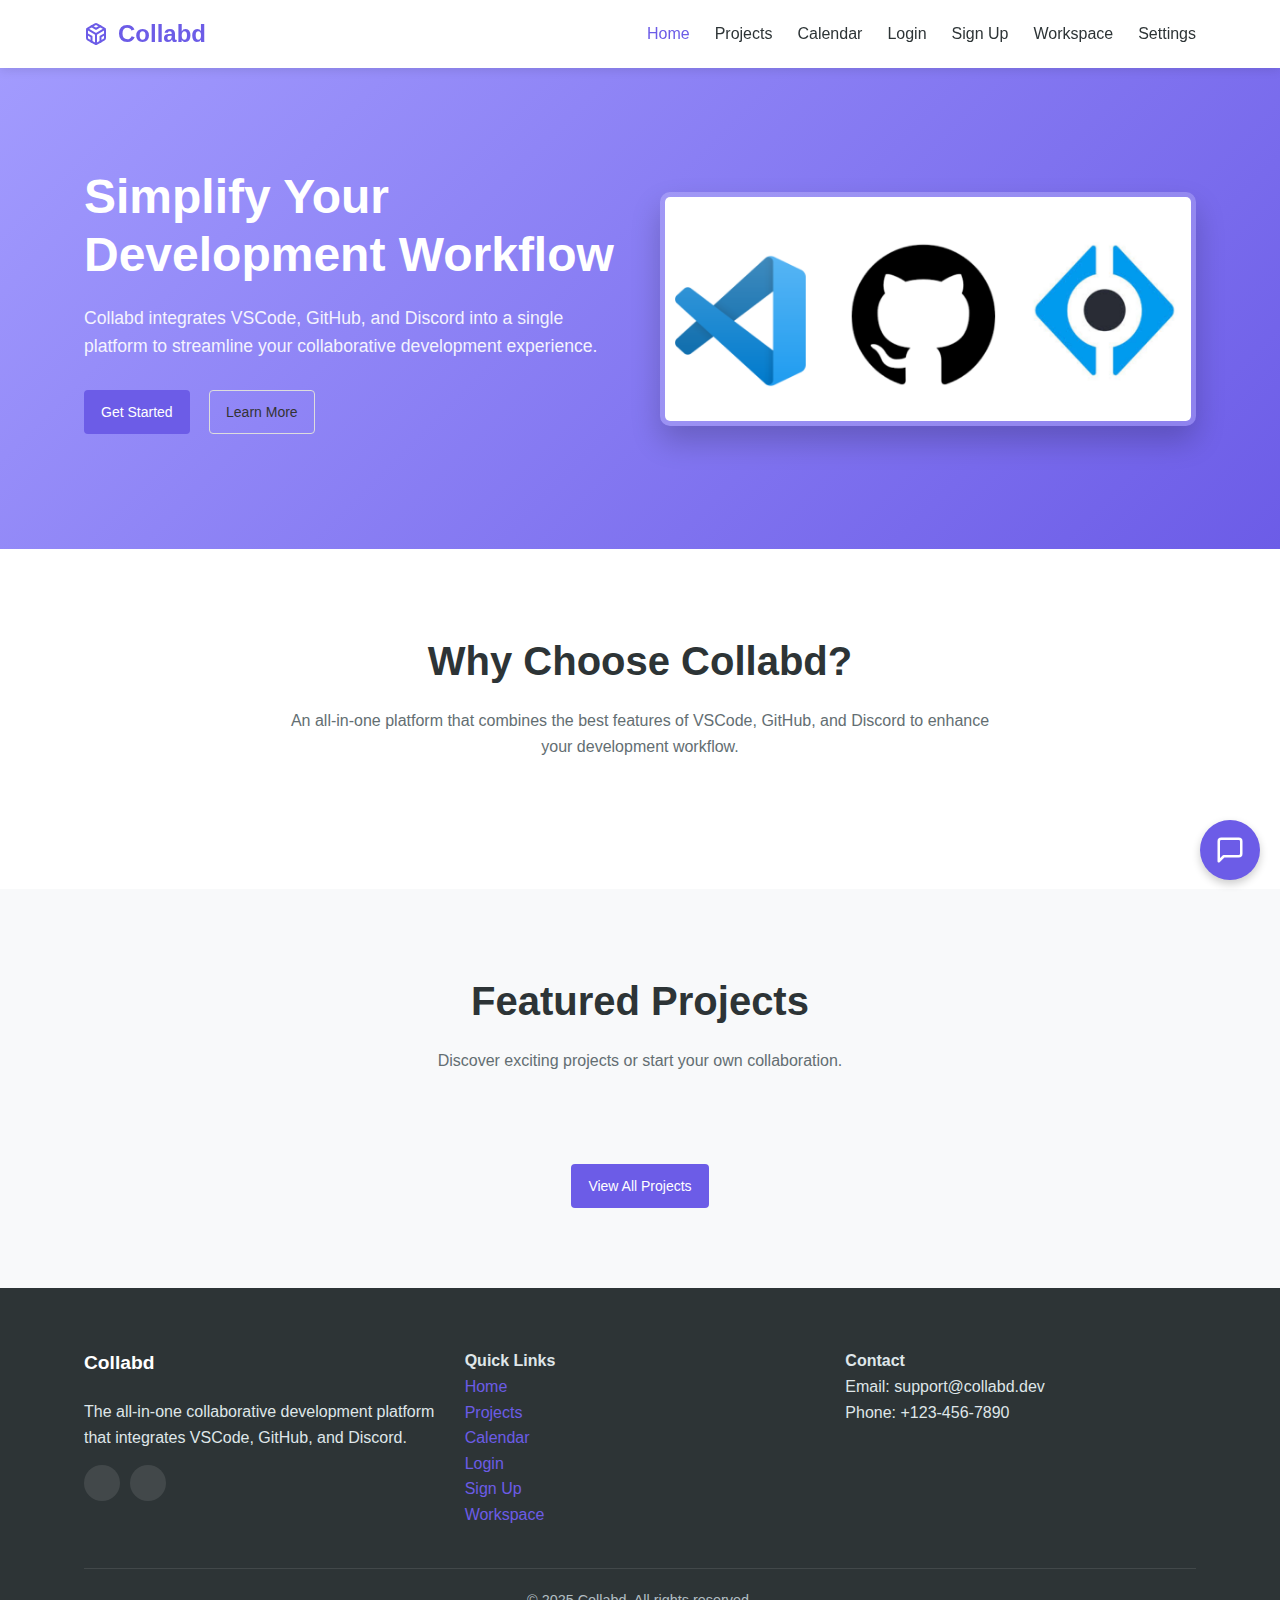
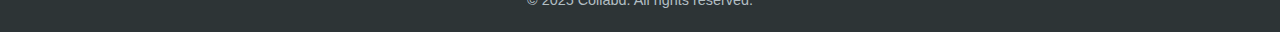
<file: index.html>
<!DOCTYPE html>
<html lang="en">
<head>
    <meta charset="UTF-8">
    <meta name="viewport" content="width=device-width, initial-scale=1.0">
    <title>Collabd - Collaborative Development Platform</title>
    <link rel="stylesheet" href="style.css">
</head>
<body>
    <header>
        <div class="container">
            <nav class="navbar">
                <a href="index.html" class="logo">
                    <!-- Collabd Logo SVG -->
                    <svg xmlns="http://www.w3.org/2000/svg" width="24" height="24" viewBox="0 0 24 24" fill="none" stroke="currentColor" stroke-width="2" stroke-linecap="round" stroke-linejoin="round">
                        <path d="M21 16V8a2 2 0 0 0-1-1.73l-7-4a2 2 0 0 0-2 0l-7 4A2 2 0 0 0 3 8v8a2 2 0 0 0 1 1.73l7 4a2 2 0 0 0 2 0l7-4A2 2 0 0 0 21 16z"/>
                        <polyline points="7.5 4.21 12 6.81 16.5 4.21"/>
                        <polyline points="7.5 19.79 7.5 14.6 3 12"/>
                        <polyline points="21 12 16.5 14.6 16.5 19.79"/>
                        <polyline points="3.27 6.96 12 12.01 20.73 6.96"/>
                        <line x1="12" y1="22.08" x2="12" y2="12"/>
                    </svg>
                    Collabd
                </a>
                <ul class="nav-links">
                    <li><a href="index.html" class="active">Home</a></li>
                    <li><a href="projects.html">Projects</a></li>
                    <li><a href="calendar.html">Calendar</a></li>
                    <li><a href="login.html">Login</a></li>
                    <li><a href="signup.html">Sign Up</a></li>
                    <li><a href="workspace.html">Workspace</a></li>
                    <li><a href="settings.html">Settings</a></li>

                </ul>
            </nav>
        </div>
    </header>

    <section class="hero">
        <div class="container">
            <div class="hero-content">
                <h1>Simplify Your Development Workflow</h1>
                <p>Collabd integrates VSCode, GitHub, and Discord into a single platform to streamline your collaborative development experience.</p>
                <div class="hero-btns">
                    <a href="signup.html" class="btn">Get Started</a>
                    <a href="#features" class="btn btn-outline">Learn More</a>
                </div>
            </div>
            <div class="hero-image">
                <img src="./5ffdeeff92c65844842c5db3_vscode_github_codestream.png" alt="Collabd Platform Preview">
            </div>
        </div>
    </section>

    <section id="features" class="section features">
        <div class="container">
            <div class="section-title">
                <h2>Why Choose Collabd?</h2>
                <p>An all-in-one platform that combines the best features of VSCode, GitHub, and Discord to enhance your development workflow.</p>
            </div>
            <div class="features-grid">
                <!-- Feature Cards Here -->
                <!-- Seamless Integration, Real-time Collaboration, Smart Project Management -->
            </div>
        </div>
    </section>

    <section class="section">
        <div class="container">
            <div class="section-title">
                <h2>Featured Projects</h2>
                <p>Discover exciting projects or start your own collaboration.</p>
            </div>
            <div class="projects-grid">
                <!-- Project Cards Here -->
            </div>
            <div style="text-align: center; margin-top: 40px;">
                <a href="projects.html" class="btn">View All Projects</a>
            </div>
        </div>
    </section>

    <footer>
        <div class="container">
            <div class="footer-grid">
                <div class="footer-column">
                    <h3>Collabd</h3>
                    <p>The all-in-one collaborative development platform that integrates VSCode, GitHub, and Discord.</p>
                    <div class="social-links">
                        <a href="#" class="social-icon">
                            <!-- Facebook Icon -->
                        </a>
                        <a href="#" class="social-icon">
                            <!-- Twitter Icon -->
                        </a>
                    </div>
                </div>
                <div class="footer-column">
                    <h4>Quick Links</h4>
                    <ul>
                        <li><a href="index.html">Home</a></li>
                        <li><a href="projects.html">Projects</a></li>
                        <li><a href="calendar.html">Calendar</a></li>
                        <li><a href="login.html">Login</a></li>
                        <li><a href="signup.html">Sign Up</a></li>
                        <li><a href="workspace.html">Workspace</a></li>
                    </ul>
                </div>
                <div class="footer-column">
                    <h4>Contact</h4>
                    <p>Email: support@collabd.dev</p>
                    <p>Phone: +123-456-7890</p>
                </div>
            </div>
            <div class="footer-bottom">
                <p>&copy; 2025 Collabd. All rights reserved.</p>
            </div>
        </div>
    </footer>
    <!-- Add this code right before the closing </body> tag in each HTML file -->

<!-- Include the chatbot CSS -->
<link rel="stylesheet" href="chatbot.css">

<!-- Include the chatbot JavaScript -->
<script src="chatbot.js"></script>

<!-- Optional: Add a code editor mock for testing -->
<script>
  // This script creates a mock code editor for testing the chatbot's code context monitoring
  document.addEventListener('DOMContentLoaded', function() {
    // Only add the mock editor to pages that don't already have a code editor
    if (!document.querySelector('.code-editor')) {
      // Create a mock code editor (only visible in development)
      const mockEditorWrapper = document.createElement('div');
      mockEditorWrapper.style.position = 'fixed';
      mockEditorWrapper.style.top = '80px';
      mockEditorWrapper.style.right = '20px';
      mockEditorWrapper.style.width = '400px';
      mockEditorWrapper.style.zIndex = '998';
      mockEditorWrapper.style.display = 'none'; // Hidden by default
      
      const mockEditorHeader = document.createElement('div');
      mockEditorHeader.style.background = '#333';
      mockEditorHeader.style.color = 'white';
      mockEditorHeader.style.padding = '8px 10px';
      mockEditorHeader.style.fontFamily = 'monospace';
      mockEditorHeader.style.borderTopLeftRadius = '5px';
      mockEditorHeader.style.borderTopRightRadius = '5px';
      mockEditorHeader.textContent = 'Mock Code Editor (for development only)';
      
      const mockEditor = document.createElement('div');
      mockEditor.className = 'code-editor';
      mockEditor.contentEditable = true;
      mockEditor.style.background = '#282c34';
      mockEditor.style.color = '#abb2bf';
      mockEditor.style.fontFamily = 'monospace';
      mockEditor.style.padding = '15px';
      mockEditor.style.height = '300px';
      mockEditor.style.overflow = 'auto';
      mockEditor.style.whiteSpace = 'pre';
      mockEditor.style.borderBottomLeftRadius = '5px';
      mockEditor.style.borderBottomRightRadius = '5px';
      mockEditor.textContent = `function calculateTotal(items) {
  let total = 0;
  for (let i = 0; i < items.length; i++) {
    total += items[i].price * items[i].quantity;
  }
  return total;
}

// Example usage
const cart = [
  { id: 1, name: "Product 1", price: 10, quantity: 2 },
  { id: 2, name: "Product 2", price: 15, quantity: 1 },
  { id: 3, name: "Product 3", price: 20, quantity: 3 }
];

const orderTotal = calculateTotal(cart);
console.log("Order total:", orderTotal);`;
      
      mockEditorWrapper.appendChild(mockEditorHeader);
      mockEditorWrapper.appendChild(mockEditor);
      document.body.appendChild(mockEditorWrapper);
      
      // Add a toggle button for development
      const toggleButton = document.createElement('button');
      toggleButton.textContent = 'Toggle Mock Editor';
      toggleButton.style.position = 'fixed';
      toggleButton.style.top = '10px';
      toggleButton.style.right = '20px';
      toggleButton.style.zIndex = '999';
      toggleButton.style.background = '#4CAF50';
      toggleButton.style.color = 'white';
      toggleButton.style.border = 'none';
      toggleButton.style.padding = '8px 12px';
      toggleButton.style.borderRadius = '4px';
      toggleButton.style.cursor = 'pointer';
      toggleButton.style.fontFamily = 'sans-serif';
      
      toggleButton.addEventListener('click', function() {
        mockEditorWrapper.style.display = mockEditorWrapper.style.display === 'none' ? 'block' : 'none';
      });
      
     
    }
  });
</script>
<link rel="stylesheet" href="chatbot.css">
<script src="chatbot.js"></script>
<script src="username-sync.js"></script>
</body>
</html>
</file>
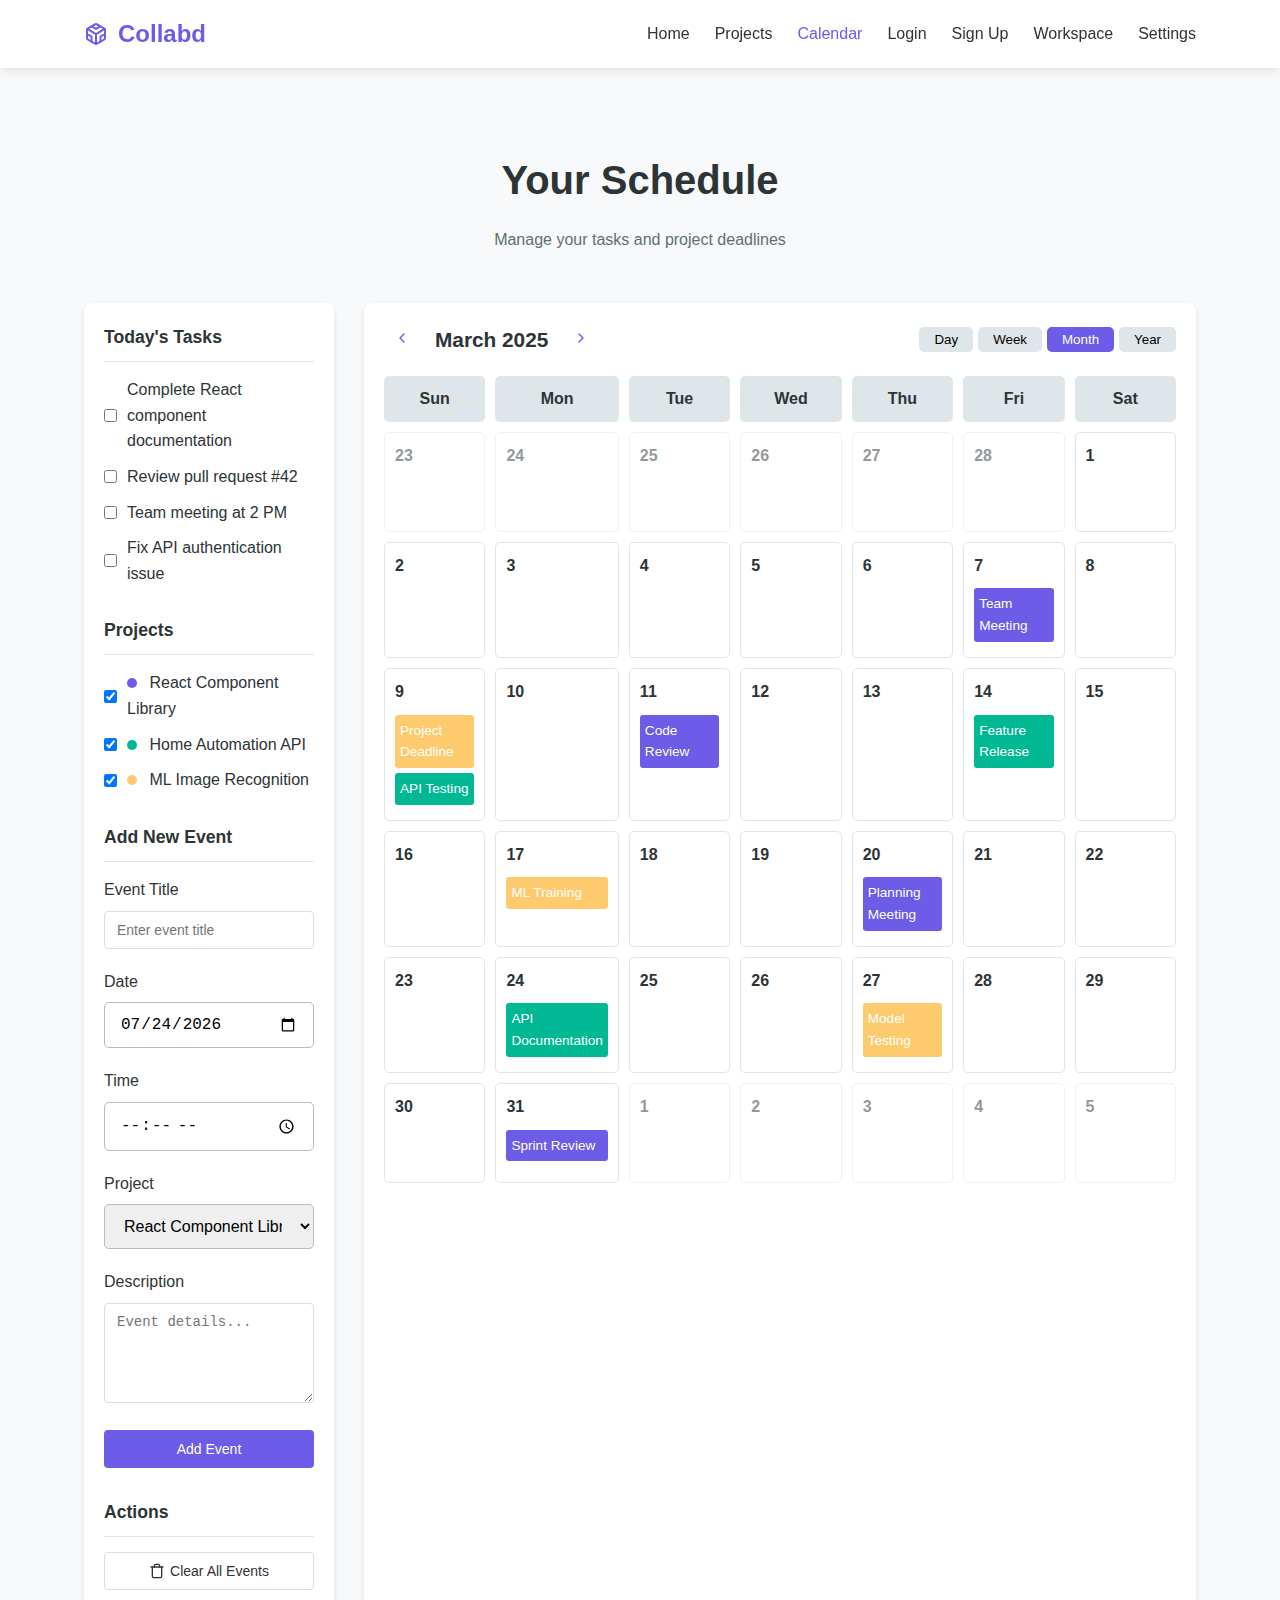
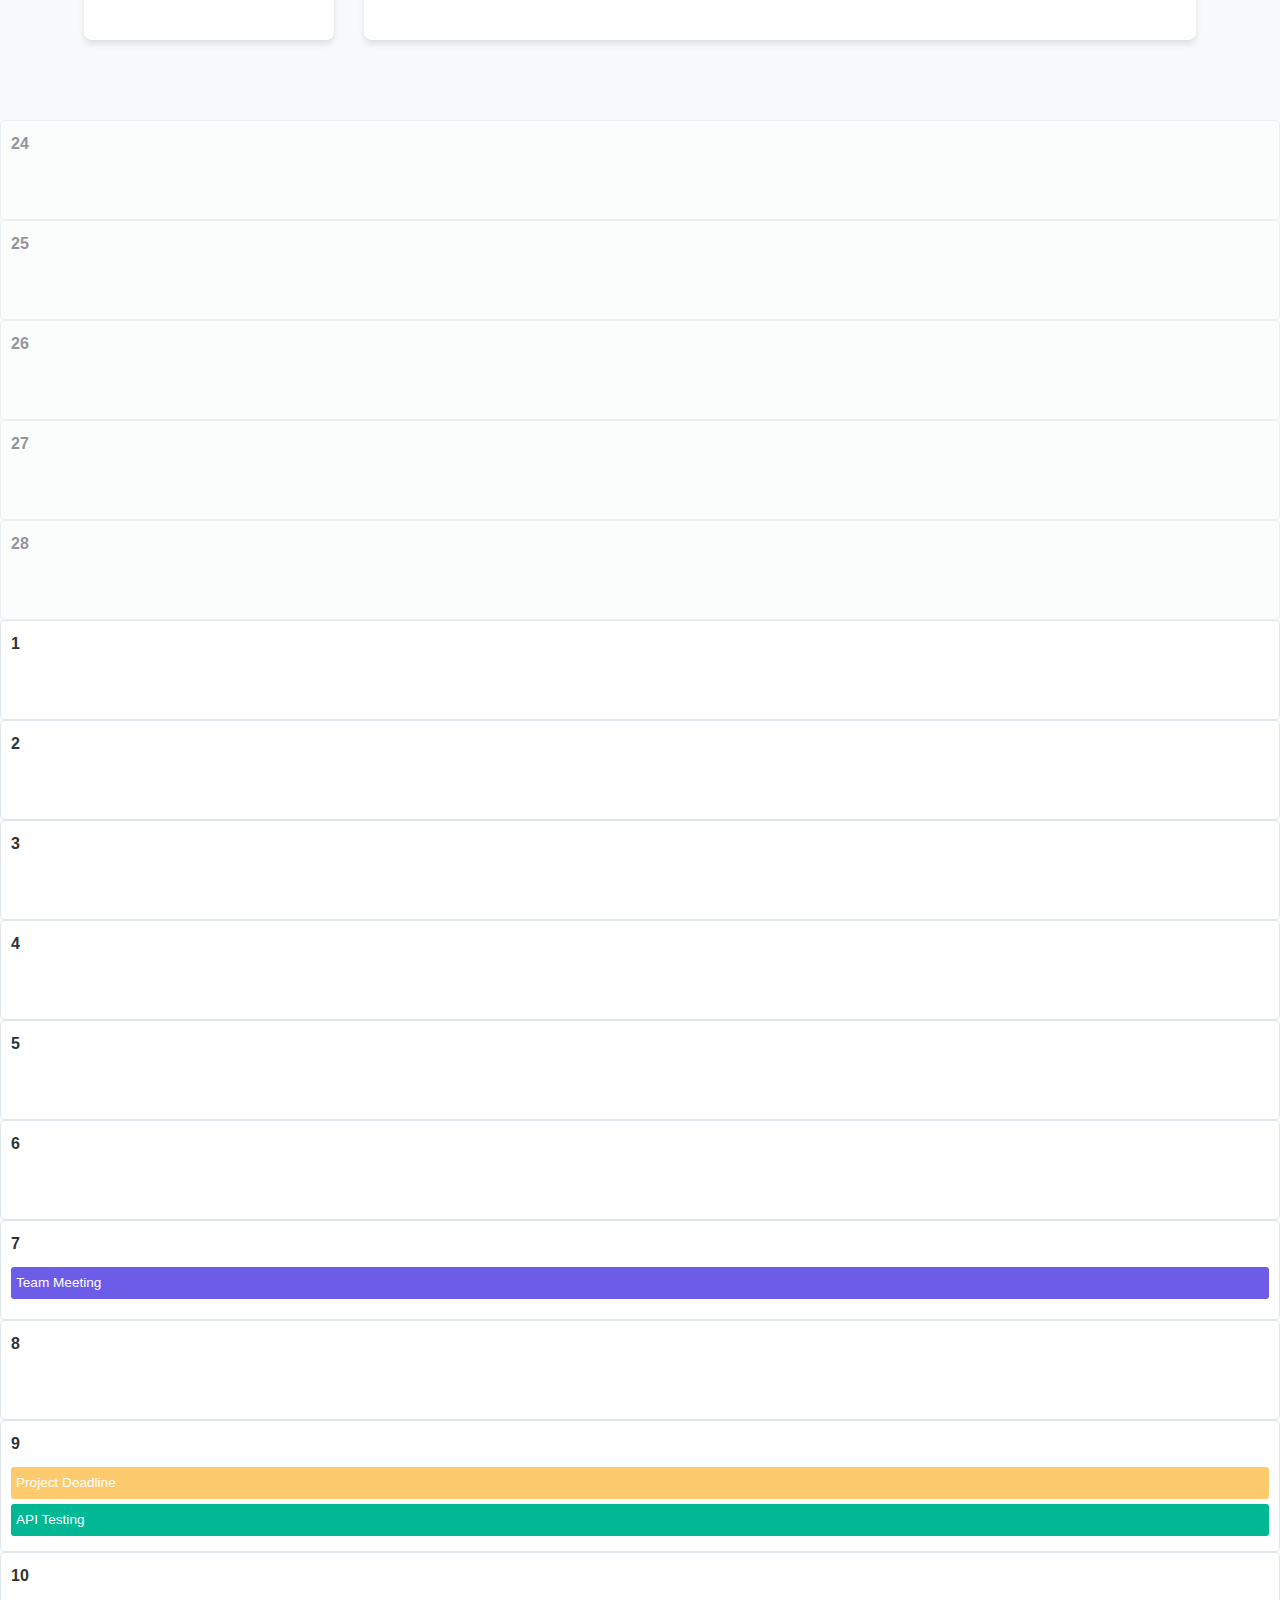
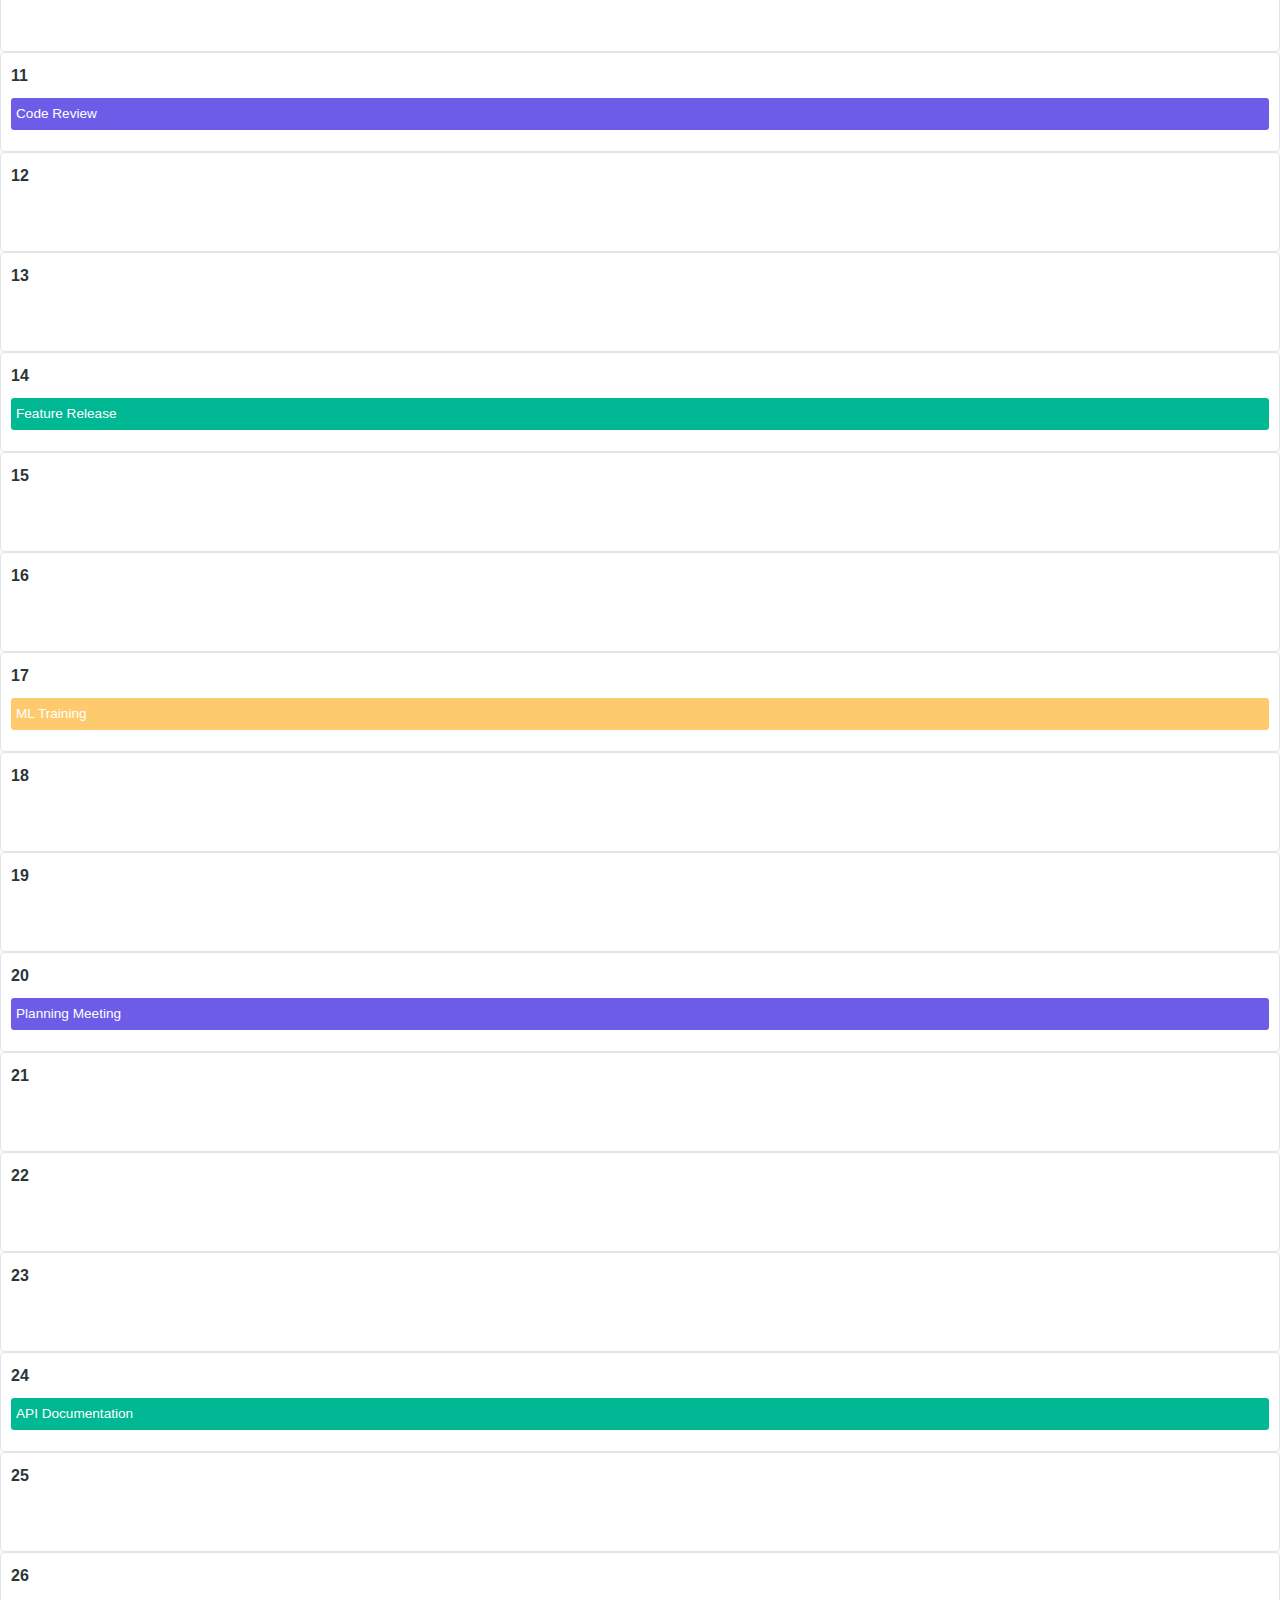
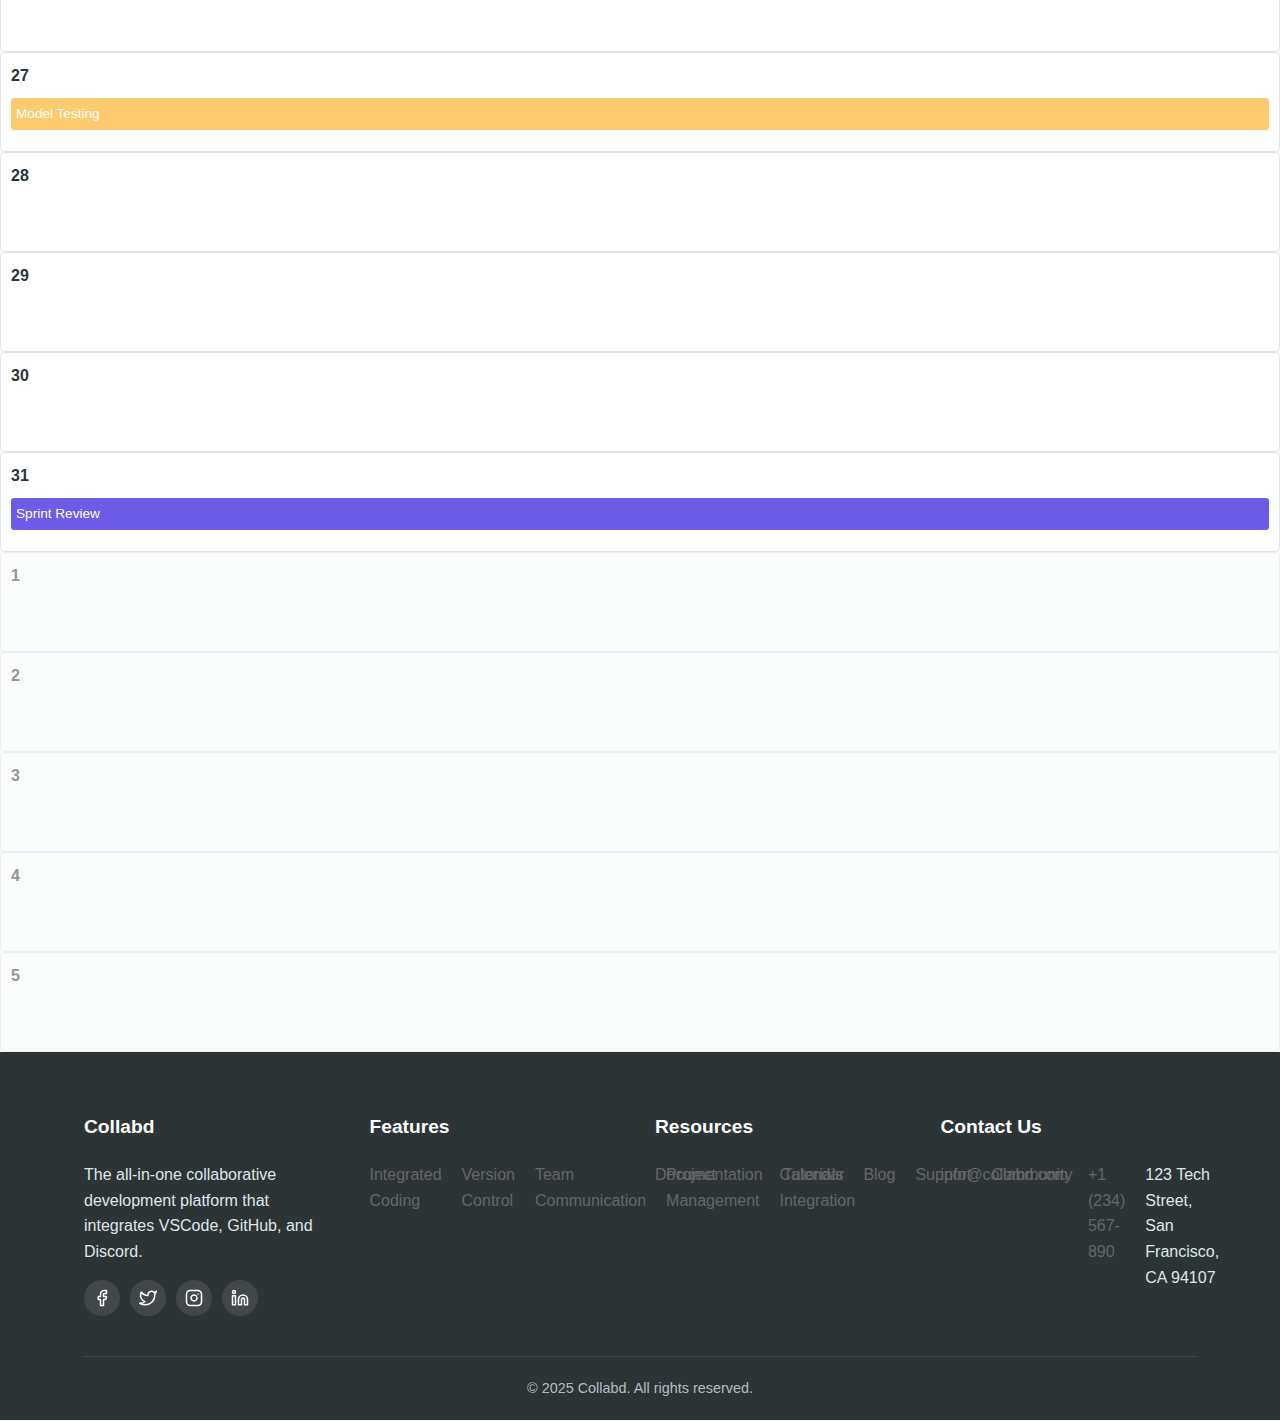
<file: calendar.html>
<!DOCTYPE html>
<html lang="en">
<head>
    <meta charset="UTF-8">
    <meta name="viewport" content="width=device-width, initial-scale=1.0">
    <title>Calendar - Collabd</title>
    <link rel="stylesheet" href="style.css">
</head>
<body>
    <header>
        <div class="container">
            <nav class="navbar">
                <a href="index.html" class="logo">
                    <svg xmlns="http://www.w3.org/2000/svg" width="24" height="24" viewBox="0 0 24 24" fill="none" stroke="currentColor" stroke-width="2" stroke-linecap="round" stroke-linejoin="round">
                        <path d="M21 16V8a2 2 0 0 0-1-1.73l-7-4a2 2 0 0 0-2 0l-7 4A2 2 0 0 0 3 8v8a2 2 0 0 0 1 1.73l7 4a2 2 0 0 0 2 0l7-4A2 2 0 0 0 21 16z"/>
                        <polyline points="7.5 4.21 12 6.81 16.5 4.21"/>
                        <polyline points="7.5 19.79 7.5 14.6 3 12"/>
                        <polyline points="21 12 16.5 14.6 16.5 19.79"/>
                        <polyline points="3.27 6.96 12 12.01 20.73 6.96"/>
                        <line x1="12" y1="22.08" x2="12" y2="12"/>
                    </svg>
                    Collabd
                </a>
                <ul class="nav-links">
                    <li><a href="index.html">Home</a></li>
                    <li><a href="projects.html">Projects</a></li>
                    <li><a href="calendar.html" class="active">Calendar</a></li>
                    <li><a href="login.html">Login</a></li>
                    <li><a href="signup.html">Sign Up</a></li>
                    <li><a href="workspace.html">Workspace</a></li>
                    <li><a href="settings.html">Settings</a></li>
                </ul>
            </nav>
        </div>
    </header>

    <section class="section">
        <div class="container">
            <div class="section-title">
                <h2>Your Schedule</h2>
                <p>Manage your tasks and project deadlines</p>
            </div>
            
            <div class="calendar-container">
                <div class="calendar-sidebar">
                    <div class="sidebar-section">
                        <h3>Today's Tasks</h3>
                        <div class="task-checkbox">
                            <input type="checkbox" id="task1">
                            <label for="task1">Complete React component documentation</label>
                        </div>
                        <div class="task-checkbox">
                            <input type="checkbox" id="task2">
                            <label for="task2">Review pull request #42</label>
                        </div>
                        <div class="task-checkbox">
                            <input type="checkbox" id="task3">
                            <label for="task3">Team meeting at 2 PM</label>
                        </div>
                        <div class="task-checkbox">
                            <input type="checkbox" id="task4">
                            <label for="task4">Fix API authentication issue</label>
                        </div>
                    </div>
                    
                    <div class="sidebar-section">
                        <h3>Projects</h3>
                        <div class="project-filter">
                            <input type="checkbox" id="proj1" checked>
                            <label for="proj1">
                                <span class="color-dot" style="background-color: #6c5ce7;"></span>
                                React Component Library
                            </label>
                        </div>
                        <div class="project-filter">
                            <input type="checkbox" id="proj2" checked>
                            <label for="proj2">
                                <span class="color-dot" style="background-color: #00b894;"></span>
                                Home Automation API
                            </label>
                        </div>
                        <div class="project-filter">
                            <input type="checkbox" id="proj3" checked>
                            <label for="proj3">
                                <span class="color-dot" style="background-color: #fdcb6e;"></span>
                                ML Image Recognition
                            </label>
                        </div>
                    </div>
                    
                    <div class="sidebar-section">
                        <h3>Add New Event</h3>
                        <div class="form-group">
                            <label for="event-title">Event Title</label>
                            <input type="text" id="event-title" class="form-control" placeholder="Enter event title">
                        </div>
                        <div class="form-group">
                            <label for="event-date">Date</label>
                            <input type="date" id="event-date" class="form-control">
                        </div>
                        <div class="form-group">
                            <label for="event-time">Time</label>
                            <input type="time" id="event-time" class="form-control">
                        </div>
                        <div class="form-group">
                            <label for="event-project">Project</label>
                            <select id="event-project" class="form-control">
                                <option value="#6c5ce7">React Component Library</option>
                                <option value="#00b894">Home Automation API</option>
                                <option value="#fdcb6e">ML Image Recognition</option>
                                <option value="#e17055">Other</option>
                            </select>
                        </div>
                        <div class="form-group">
                            <label for="event-description">Description</label>
                            <textarea id="event-description" class="form-control" rows="3" placeholder="Event details..."></textarea>
                        </div>
                        <button onclick="addNewEvent(); return false;" class="btn" style="width: 100%;">Add Event</button>
                    </div>
                    
                    <div class="sidebar-section">
                        <h3>Actions</h3>
                        <button onclick="clearAllEvents(); return false;" class="btn btn-outline" style="width: 100%; display: flex; align-items: center; justify-content: center;">
                            <svg xmlns="http://www.w3.org/2000/svg" width="16" height="16" viewBox="0 0 24 24" fill="none" stroke="currentColor" stroke-width="2" stroke-linecap="round" stroke-linejoin="round" style="margin-right: 5px;">
                                <polyline points="3 6 5 6 21 6"></polyline>
                                <path d="M19 6v14a2 2 0 0 1-2 2H7a2 2 0 0 1-2-2V6m3 0V4a2 2 0 0 1 2-2h4a2 2 0 0 1 2 2v2"></path>
                            </svg>
                            Clear All Events
                        </button>
                    </div>
                </div>
                
                <div class="calendar-main">
                    <div class="calendar-header">
                        <div class="calendar-nav">
                            <button onclick="prevMonth(); return false;" style="background: none; border: none; cursor: pointer;">
                                <svg xmlns="http://www.w3.org/2000/svg" width="16" height="16" viewBox="0 0 24 24" fill="none" stroke="currentColor" stroke-width="2" stroke-linecap="round" stroke-linejoin="round">
                                    <polyline points="15 18 9 12 15 6"></polyline>
                                </svg>
                            </button>
                            <h3 id="current-month">March 2025</h3>
                            <button onclick="nextMonth(); return false;" style="background: none; border: none; cursor: pointer;">
                                <svg xmlns="http://www.w3.org/2000/svg" width="16" height="16" viewBox="0 0 24 24" fill="none" stroke="currentColor" stroke-width="2" stroke-linecap="round" stroke-linejoin="round">
                                    <polyline points="9 18 15 12 9 6"></polyline>
                                </svg>
                            </button>
                        </div>
                        
                        <div class="view-options">
                            <button onclick="changeView('day'); return false;" class="view-btn">Day</button>
                            <button onclick="changeView('week'); return false;" class="view-btn">Week</button>
                            <button onclick="changeView('month'); return false;" class="view-btn active">Month</button>
                            <button onclick="changeView('year'); return false;" class="view-btn">Year</button>
                        </div>
                    </div>
                    
                    <div id="calendar-view" class="calendar-grid month-view">
                        <div class="weekday-header">Sun</div>
                        <div class="weekday-header">Mon</div>
                        <div class="weekday-header">Tue</div>
                        <div class="weekday-header">Wed</div>
                        <div class="weekday-header">Thu</div>
                        <div class="weekday-header">Fri</div>
                        <div class="weekday-header">Sat</div>
                        
                        <!-- Previous month days -->
                        <div class="calendar-day other-month">
                            <div class="day-number" data-day="Sun">23</div>
                        </div>
                        <div class="calendar-day other-month">
                            <div class="day-number" data-day="Mon">24</div>
                        </div>
                        <div class="calendar-day other-month">
                            <div class="day-number" data-day="Tue">25</div>
                        </div>
                        <div class="calendar-day other-month">
                            <div class="day-number" data-day="Wed">26</div>
                        </div>
                        <div class="calendar-day other-month">
                            <div class="day-number" data-day="Thu">27</div>
                        </div>
                        <div class="calendar-day other-month">
                            <div class="day-number" data-day="Fri">28</div>
                        </div>
                        
                        <!-- Current month days -->
                        <div class="calendar-day" ondblclick="quickAddEvent(1); return false;">
                            <div class="day-number" data-day="Sat">1</div>
                        </div>
                        <div class="calendar-day" ondblclick="quickAddEvent(2); return false;">
                            <div class="day-number" data-day="Sun">2</div>
                        </div>
                        <div class="calendar-day" ondblclick="quickAddEvent(3); return false;">
                            <div class="day-number" data-day="Mon">3</div>
                        </div>
                        <div class="calendar-day" ondblclick="quickAddEvent(4); return false;">
                            <div class="day-number" data-day="Tue">4</div>
                        </div>
                        <div class="calendar-day" ondblclick="quickAddEvent(5); return false;">
                            <div class="day-number" data-day="Wed">5</div>
                        </div>
                        <div class="calendar-day" ondblclick="quickAddEvent(6); return false;">
                            <div class="day-number" data-day="Thu">6</div>
                        </div>
                        <div class="calendar-day" ondblclick="quickAddEvent(7); return false;">
                            <div class="day-number" data-day="Fri">7</div>
                            <div class="calendar-event" style="background-color: #6c5ce7;" onclick="viewEventDetails('Team Meeting', 'March 7, 2025', '2:00 PM', 'React Component Library', 'Weekly team sync meeting'); return false;">Team Meeting</div>
                        </div>
                        <div class="calendar-day" ondblclick="quickAddEvent(8); return false;">
                            <div class="day-number" data-day="Sat">8</div>
                        </div>
                        <div class="calendar-day" ondblclick="quickAddEvent(9); return false;">
                            <div class="day-number" data-day="Sun">9</div>
                            <div class="calendar-event" style="background-color: #fdcb6e;" onclick="viewEventDetails('Project Deadline', 'March 9, 2025', '11:59 PM', 'ML Image Recognition', 'Final submission for phase 1'); return false;">Project Deadline</div>
                            <div class="calendar-event" style="background-color: #00b894;" onclick="viewEventDetails('API Testing', 'March 9, 2025', '3:00 PM', 'Home Automation API', 'Testing new endpoints with the team'); return false;">API Testing</div>
                        </div>
                        <div class="calendar-day" ondblclick="quickAddEvent(10); return false;">
                            <div class="day-number" data-day="Mon">10</div>
                        </div>
                        <div class="calendar-day" ondblclick="quickAddEvent(11); return false;">
                            <div class="day-number" data-day="Tue">11</div>
                            <div class="calendar-event" style="background-color: #6c5ce7;" onclick="viewEventDetails('Code Review', 'March 11, 2025', '1:00 PM', 'React Component Library', 'Review PRs for component library'); return false;">Code Review</div>
                        </div>
                        <div class="calendar-day" ondblclick="quickAddEvent(12); return false;">
                            <div class="day-number" data-day="Wed">12</div>
                        </div>
                        <div class="calendar-day" ondblclick="quickAddEvent(13); return false;">
                            <div class="day-number" data-day="Thu">13</div>
                        </div>
                        <div class="calendar-day" ondblclick="quickAddEvent(14); return false;">
                            <div class="day-number" data-day="Fri">14</div>
                            <div class="calendar-event" style="background-color: #00b894;" onclick="viewEventDetails('Feature Release', 'March 14, 2025', '10:00 AM', 'Home Automation API', 'Release v2.0 of the API'); return false;">Feature Release</div>
                        </div>
                        <div class="calendar-day" ondblclick="quickAddEvent(15); return false;">
                            <div class="day-number" data-day="Sat">15</div>
                        </div>
                        <div class="calendar-day" ondblclick="quickAddEvent(16); return false;">
                            <div class="day-number" data-day="Sun">16</div>
                        </div>
                        <div class="calendar-day" ondblclick="quickAddEvent(17); return false;">
                            <div class="day-number" data-day="Mon">17</div>
                            <div class="calendar-event" style="background-color: #fdcb6e;" onclick="viewEventDetails('ML Training', 'March 17, 2025', '9:00 AM', 'ML Image Recognition', 'Start model training on new dataset'); return false;">ML Training</div>
                        </div>
                        <div class="calendar-day" ondblclick="quickAddEvent(18); return false;">
                            <div class="day-number" data-day="Tue">18</div>
                        </div>
                        <div class="calendar-day" ondblclick="quickAddEvent(19); return false;">
                            <div class="day-number" data-day="Wed">19</div>
                        </div>
                        <div class="calendar-day" ondblclick="quickAddEvent(20); return false;">
                            <div class="day-number" data-day="Thu">20</div>
                            <div class="calendar-event" style="background-color: #6c5ce7;" onclick="viewEventDetails('Planning Meeting', 'March 20, 2025', '11:00 AM', 'React Component Library', 'Plan next sprint items'); return false;">Planning Meeting</div>
                        </div>
                        <div class="calendar-day" ondblclick="quickAddEvent(21); return false;">
                            <div class="day-number" data-day="Fri">21</div>
                        </div>
                        <div class="calendar-day" ondblclick="quickAddEvent(22); return false;">
                            <div class="day-number" data-day="Sat">22</div>
                        </div>
                        <div class="calendar-day" ondblclick="quickAddEvent(23); return false;">
                            <div class="day-number" data-day="Sun">23</div>
                        </div>
                        <div class="calendar-day" ondblclick="quickAddEvent(24); return false;">
                            <div class="day-number" data-day="Mon">24</div>
                            <div class="calendar-event" style="background-color: #00b894;" onclick="viewEventDetails('API Documentation', 'March 24, 2025', '2:00 PM', 'Home Automation API', 'Update API docs for new endpoints'); return false;">API Documentation</div>
                        </div>
                        <div class="calendar-day" ondblclick="quickAddEvent(25); return false;">
                            <div class="day-number" data-day="Tue">25</div>
                        </div>
                        <div class="calendar-day" ondblclick="quickAddEvent(26); return false;">
                            <div class="day-number" data-day="Wed">26</div>
                        </div>
                        <div class="calendar-day" ondblclick="quickAddEvent(27); return false;">
                            <div class="day-number" data-day="Thu">27</div>
                            <div class="calendar-event" style="background-color: #fdcb6e;" onclick="viewEventDetails('Model Testing', 'March 27, 2025', '3:00 PM', 'ML Image Recognition', 'Test model performance on validation data'); return false;">Model Testing</div>
                        </div>
                        <div class="calendar-day" ondblclick="quickAddEvent(28); return false;">
                            <div class="day-number" data-day="Fri">28</div>
                        </div>
                        <div class="calendar-day" ondblclick="quickAddEvent(29); return false;">
                            <div class="day-number" data-day="Sat">29</div>
                        </div>
                        <div class="calendar-day" ondblclick="quickAddEvent(30); return false;">
                            <div class="day-number" data-day="Sun">30</div>
                        </div>
                        <div class="calendar-day" ondblclick="quickAddEvent(31); return false;">
                            <div class="day-number" data-day="Mon">31</div>
                            <div class="calendar-event" style="background-color: #6c5ce7;" onclick="viewEventDetails('Sprint Review', 'March 31, 2025', '10:00 AM', 'React Component Library', 'End of sprint review meeting'); return false;">Sprint Review</div>
                        </div>
                        
                        <!-- Next month days -->
                        <div class="calendar-day other-month">
                            <div class="day-number" data-day="Tue">1</div>
                        </div>
                        <div class="calendar-day other-month">
                            <div class="day-number" data-day="Wed">2</div>
                        </div>
                        <div class="calendar-day other-month">
                            <div class="day-number" data-day="Thu">3</div>
                        </div>
                        <div class="calendar-day other-month">
                            <div class="day-number" data-day="Fri">4</div>
                        </div>
                        <div class="calendar-day other-month">
                            <div class="day-number" data-day="Sat">5</div>
                        </div>
                    </div>
                    
                    <!-- Year view (initially hidden) -->
                    <div id="year-view" class="year-view" style="display: none;">
                        <div class="year-grid">
                            <div class="month-card" onclick="showMonth(0); return false;">
                                <h4>January</h4>
                                <div class="mini-month-grid">
                                    <!-- Simplified month display -->
                                    <div class="mini-month-week"></div>
                                </div>
                            </div>
                            <div class="month-card" onclick="showMonth(1); return false;">
                                <h4>February</h4>
                                <div class="mini-month-grid">
                                    <!-- Simplified month display -->
                                    <div class="mini-month-week"></div>
                                </div>
                            </div>
                            <div class="month-card" onclick="showMonth(2); return false;">
                                <h4>March</h4>
                                <div class="mini-month-grid">
                                    <!-- Simplified month display with current indicator -->
                                    <div class="mini-month-week current-month"></div>
                                </div>
                            </div>
                            <div class="month-card" onclick="showMonth(3); return false;">
                                <h4>April</h4>
                                <div class="mini-month-grid">
                                    <!-- Simplified month display -->
                                    <div class="mini-month-week"></div>
                                </div>
                            </div>
                            <div class="month-card" onclick="showMonth(4); return false;">
                                <h4>May</h4>
                                <div class="mini-month-grid">
                                    <!-- Simplified month display -->
                                    <div class="mini-month-week"></div>
                                </div>
                            </div>
                            <div class="month-card" onclick="showMonth(5); return false;">
                                <h4>June</h4>
                                <div class="mini-month-grid">
                                    <!-- Simplified month display -->
                                    <div class="mini-month-week"></div>
                                </div>
                            </div>
                            <div class="month-card" onclick="showMonth(6); return false;">
                                <h4>July</h4>
                                <div class="mini-month-grid">
                                    <!-- Simplified month display -->
                                    <div class="mini-month-week"></div>
                                </div>
                            </div>
                            <div class="month-card" onclick="showMonth(7); return false;">
                                <h4>August</h4>
                                <div class="mini-month-grid">
                                    <!-- Simplified month display -->
                                    <div class="mini-month-week"></div>
                                </div>
                            </div>
                            <div class="month-card" onclick="showMonth(8); return false;">
                                <h4>September</h4>
                                <div class="mini-month-grid">
                                    <!-- Simplified month display -->
                                    <div class="mini-month-week"></div>
                                </div>
                            </div>
                            <div class="month-card" onclick="showMonth(9); return false;">
                                <h4>October</h4>
                                <div class="mini-month-grid">
                                    <!-- Simplified month display -->
                                    <div class="mini-month-week"></div>
                                </div>
                            </div>
                            <div class="month-card" onclick="showMonth(10); return false;">
                                <h4>November</h4>
                                <div class="mini-month-grid">
                                    <!-- Simplified month display -->
                                    <div class="mini-month-week"></div>
                                </div>
                            </div>
                            <div class="month-card" onclick="showMonth(11); return false;">
                                <h4>December</h4>
                                <div class="mini-month-grid">
                                    <!-- Simplified month display -->
                                    <div class="mini-month-week"></div>
                                </div>
                            </div>
                        </div>
                    </div>
                    
                    <!-- Event details modal (hidden by default) -->
                    <div id="event-modal" class="event-modal" style="display: none;">
                        <div class="event-modal-content">
                            <span class="close-modal" onclick="closeEventModal()">&times;</span>
                            <h3 id="modal-event-title">Event Title</h3>
                            <div class="event-details">
                                <p><strong>Date:</strong> <span id="modal-event-date">March 7, 2025</span></p>
                                <p><strong>Time:</strong> <span id="modal-event-time">2:00 PM</span></p>
                                <p><strong>Project:</strong> <span id="modal-event-project">React Component Library</span></p>
                                <p><strong>Description:</strong></p>
                                <p id="modal-event-description">Event description goes here...</p>
                            </div>
                            <div class="modal-actions">
                                <button onclick="editEvent(); return false;" class="btn">Edit</button>
                                <button onclick="deleteEvent(); return false;" class="btn btn-outline">Delete</button>
                            </div>
                        </div>
                    </div>
                </div>
            </div>
        </div>
    </section></div>
                        <div class="calendar-day other-month">
                            <div class="day-number" data-day="Mon">24</div>
                        </div>
                        <div class="calendar-day other-month">
                            <div class="day-number" data-day="Tue">25</div>
                        </div>
                        <div class="calendar-day other-month">
                            <div class="day-number" data-day="Wed">26</div>
                        </div>
                        <div class="calendar-day other-month">
                            <div class="day-number" data-day="Thu">27</div>
                        </div>
                        <div class="calendar-day other-month">
                            <div class="day-number" data-day="Fri">28</div>
                        </div>
                        
                        <!-- Current month days -->
                        <div class="calendar-day">
                            <div class="day-number" data-day="Sat">1</div>
                        </div>
                        <div class="calendar-day">
                            <div class="day-number" data-day="Sun">2</div>
                        </div>
                        <div class="calendar-day">
                            <div class="day-number" data-day="Mon">3</div>
                        </div>
                        <div class="calendar-day">
                            <div class="day-number" data-day="Tue">4</div>
                        </div>
                        <div class="calendar-day">
                            <div class="day-number" data-day="Wed">5</div>
                        </div>
                        <div class="calendar-day">
                            <div class="day-number" data-day="Thu">6</div>
                        </div>
                        <div class="calendar-day">
                            <div class="day-number" data-day="Fri">7</div>
                            <div class="calendar-event" style="background-color: #6c5ce7;" onclick="alert('Team Meeting: 2PM on March 7'); return false;">Team Meeting</div>
                        </div>
                        <div class="calendar-day">
                            <div class="day-number" data-day="Sat">8</div>
                        </div>
                        <div class="calendar-day">
                            <div class="day-number" data-day="Sun">9</div>
                            <div class="calendar-event" style="background-color: #fdcb6e;" onclick="alert('Project Deadline: ML Image Recognition due on March 9'); return false;">Project Deadline</div>
                            <div class="calendar-event" style="background-color: #00b894;" onclick="alert('API Testing session at 3PM on March 9'); return false;">API Testing</div>
                        </div>
                        <div class="calendar-day">
                            <div class="day-number" data-day="Mon">10</div>
                        </div>
                        <div class="calendar-day">
                            <div class="day-number" data-day="Tue">11</div>
                            <div class="calendar-event" style="background-color: #6c5ce7;">Code Review</div>
                        </div>
                        <div class="calendar-day">
                            <div class="day-number" data-day="Wed">12</div>
                        </div>
                        <div class="calendar-day">
                            <div class="day-number" data-day="Thu">13</div>
                        </div>
                        <div class="calendar-day">
                            <div class="day-number" data-day="Fri">14</div>
                            <div class="calendar-event" style="background-color: #00b894;">Feature Release</div>
                        </div>
                        <div class="calendar-day">
                            <div class="day-number" data-day="Sat">15</div>
                        </div>
                        <div class="calendar-day">
                            <div class="day-number" data-day="Sun">16</div>
                        </div>
                        <div class="calendar-day">
                            <div class="day-number" data-day="Mon">17</div>
                            <div class="calendar-event" style="background-color: #fdcb6e;">ML Training</div>
                        </div>
                        <div class="calendar-day">
                            <div class="day-number" data-day="Tue">18</div>
                        </div>
                        <div class="calendar-day">
                            <div class="day-number" data-day="Wed">19</div>
                        </div>
                        <div class="calendar-day">
                            <div class="day-number" data-day="Thu">20</div>
                            <div class="calendar-event" style="background-color: #6c5ce7;">Planning Meeting</div>
                        </div>
                        <div class="calendar-day">
                            <div class="day-number" data-day="Fri">21</div>
                        </div>
                        <div class="calendar-day">
                            <div class="day-number" data-day="Sat">22</div>
                        </div>
                        <div class="calendar-day">
                            <div class="day-number" data-day="Sun">23</div>
                        </div>
                        <div class="calendar-day">
                            <div class="day-number" data-day="Mon">24</div>
                            <div class="calendar-event" style="background-color: #00b894;">API Documentation</div>
                        </div>
                        <div class="calendar-day">
                            <div class="day-number" data-day="Tue">25</div>
                        </div>
                        <div class="calendar-day">
                            <div class="day-number" data-day="Wed">26</div>
                        </div>
                        <div class="calendar-day">
                            <div class="day-number" data-day="Thu">27</div>
                            <div class="calendar-event" style="background-color: #fdcb6e;">Model Testing</div>
                        </div>
                        <div class="calendar-day">
                            <div class="day-number" data-day="Fri">28</div>
                        </div>
                        <div class="calendar-day">
                            <div class="day-number" data-day="Sat">29</div>
                        </div>
                        <div class="calendar-day">
                            <div class="day-number" data-day="Sun">30</div>
                        </div>
                        <div class="calendar-day">
                            <div class="day-number" data-day="Mon">31</div>
                            <div class="calendar-event" style="background-color: #6c5ce7;">Sprint Review</div>
                        </div>
                        
                        <!-- Next month days -->
                        <div class="calendar-day other-month">
                            <div class="day-number" data-day="Tue">1</div>
                        </div>
                        <div class="calendar-day other-month">
                            <div class="day-number" data-day="Wed">2</div>
                        </div>
                        <div class="calendar-day other-month">
                            <div class="day-number" data-day="Thu">3</div>
                        </div>
                        <div class="calendar-day other-month">
                            <div class="day-number" data-day="Fri">4</div>
                        </div>
                        <div class="calendar-day other-month">
                            <div class="day-number" data-day="Sat">5</div>
                        </div>
                    </div>
                </div>
            </div>
        </div>
    </section>

    <footer>
        <div class="container">
            <div class="footer-grid">
                <div class="footer-column">
                    <h3>Collabd</h3>
                    <p>The all-in-one collaborative development platform that integrates VSCode, GitHub, and Discord.</p>
                    <div class="social-links">
                        <a href="#" class="social-icon">
                            <svg xmlns="http://www.w3.org/2000/svg" width="24" height="24" viewBox="0 0 24 24" fill="none" stroke="currentColor" stroke-width="2" stroke-linecap="round" stroke-linejoin="round">
                                <path d="M18 2h-3a5 5 0 0 0-5 5v3H7v4h3v8h4v-8h3l1-4h-4V7a1 1 0 0 1 1-1h3z"></path>
                            </svg>
                        </a>
                        <a href="#" class="social-icon">
                            <svg xmlns="http://www.w3.org/2000/svg" width="24" height="24" viewBox="0 0 24 24" fill="none" stroke="currentColor" stroke-width="2" stroke-linecap="round" stroke-linejoin="round">
                                <path d="M23 3a10.9 10.9 0 0 1-3.14 1.53 4.48 4.48 0 0 0-7.86 3v1A10.66 10.66 0 0 1 3 4s-4 9 5 13a11.64 11.64 0 0 1-7 2c9 5 20 0 20-11.5a4.5 4.5 0 0 0-.08-.83A7.72 7.72 0 0 0 23 3z"></path>
                            </svg>
                        </a>
                        <a href="#" class="social-icon">
                            <svg xmlns="http://www.w3.org/2000/svg" width="24" height="24" viewBox="0 0 24 24" fill="none" stroke="currentColor" stroke-width="2" stroke-linecap="round" stroke-linejoin="round">
                                <rect x="2" y="2" width="20" height="20" rx="5" ry="5"></rect>
                                <path d="M16 11.37A4 4 0 1 1 12.63 8 4 4 0 0 1 16 11.37z"></path>
                                <line x1="17.5" y1="6.5" x2="17.51" y2="6.5"></line>
                            </svg>
                        </a>
                        <a href="#" class="social-icon">
                            <svg xmlns="http://www.w3.org/2000/svg" width="24" height="24" viewBox="0 0 24 24" fill="none" stroke="currentColor" stroke-width="2" stroke-linecap="round" stroke-linejoin="round">
                                <path d="M16 8a6 6 0 0 1 6 6v7h-4v-7a2 2 0 0 0-2-2 2 2 0 0 0-2 2v7h-4v-7a6 6 0 0 1 6-6z"></path>
                                <rect x="2" y="9" width="4" height="12"></rect>
                                <circle cx="4" cy="4" r="2"></circle>
                            </svg>
                        </a>
                    </div>
                </div>
                <div class="footer-column">
                    <h3>Features</h3>
                    <ul class="footer-links">
                        <li><a href="#">Integrated Coding</a></li>
                        <li><a href="#">Version Control</a></li>
                        <li><a href="#">Team Communication</a></li>
                        <li><a href="#">Project Management</a></li>
                        <li><a href="#">Calendar Integration</a></li>
                    </ul>
                </div>
                <div class="footer-column">
                    <h3>Resources</h3>
                    <ul class="footer-links">
                        <li><a href="#">Documentation</a></li>
                        <li><a href="#">Tutorials</a></li>
                        <li><a href="#">Blog</a></li>
                        <li><a href="#">Support</a></li>
                        <li><a href="#">Community</a></li>
                    </ul>
                </div>
                <div class="footer-column">
                    <h3>Contact Us</h3>
                    <ul class="footer-links">
                        <li><a href="mailto:info@collabd.com">info@collabd.com</a></li>
                        <li><a href="tel:+1234567890">+1 (234) 567-890</a></li>
                        <li>123 Tech Street, San Francisco, CA 94107</li>
                    </ul>
                </div>
            </div>
            <div class="footer-bottom">
                <p>&copy; 2025 Collabd. All rights reserved.</p>
            </div>
        </div>
    </footer>
    <script src="main.js"></script>
    <script src="calendar.js"></script>
</body>
</html>
</file>
<file: style.css>
/* Global Styles */
:root {
    --primary-color: #6c5ce7;
    --primary-light: #a29bfe;
    --secondary-color: #00b894;
    --accent-color: #fdcb6e;
    --dark-color: #2d3436;
    --gray-dark: #636e72;
    --gray-light: #b2bec3;
    --light-color: #dfe6e9;
    --white: #ffffff;
    --box-shadow: 0 4px 6px rgba(0, 0, 0, 0.1);
    --transition: all 0.3s ease;
  }
  
  * {
    margin: 0;
    padding: 0;
    box-sizing: border-box;
  }
  
  body {
    font-family: 'Segoe UI', Tahoma, Geneva, Verdana, sans-serif;
    line-height: 1.6;
    color: var(--dark-color);
    background-color: #f8f9fa;
  }
  
  a {
    color: var(--primary-color);
    text-decoration: none;
    transition: var(--transition);
  }
  
  a:hover {
    color: var(--primary-light);
  }
  
  ul {
    list-style: none;
  }
  
  img {
    max-width: 100%;
  }
  
  .container {
    width: 90%;
    max-width: 1200px;
    margin: 0 auto;
    padding: 0 20px;
  }
  
  .btn {
    display: inline-block;
    padding: 10px 20px;
    background: var(--primary-color);
    color: var(--white);
    border: none;
    border-radius: 5px;
    cursor: pointer;
    font-weight: 600;
    transition: var(--transition);
    text-align: center;
  }
  
  .btn:hover {
    background: var(--primary-light);
    transform: translateY(-2px);
    box-shadow: var(--box-shadow);
  }
  
  .btn-secondary {
    background: var(--secondary-color);
  }
  
  .btn-secondary:hover {
    background: #00d1a0;
  }
  
  .btn-outline {
    background: transparent;
    border: 2px solid var(--primary-color);
    color: var(--primary-color);
  }
  
  .btn-outline:hover {
    background: var(--primary-color);
    color: var(--white);
  }
  
  .section {
    padding: 80px 0;
  }
  
  .section-title {
    text-align: center;
    margin-bottom: 50px;
  }
  
  .section-title h2 {
    font-size: 2.5rem;
    margin-bottom: 15px;
    color: var(--dark-color);
  }
  
  .section-title p {
    color: var(--gray-dark);
    max-width: 700px;
    margin: 0 auto;
  }
  
  /* Navbar */
  header {
    background: var(--white);
    box-shadow: 0 2px 10px rgba(0, 0, 0, 0.1);
    position: sticky;
    top: 0;
    z-index: 100;
  }
  
  .navbar {
    display: flex;
    justify-content: space-between;
    align-items: center;
    padding: 15px 0;
  }
  
  .logo {
    display: flex;
    align-items: center;
    font-weight: 700;
    font-size: 1.5rem;
    color: var(--primary-color);
  }
  
  .logo svg {
    margin-right: 10px;
  }
  
  .nav-links {
    display: flex;
    align-items: center;
  }
  
  .nav-links li {
    margin-left: 25px;
  }
  
  .nav-links a {
    color: var(--dark-color);
    font-weight: 500;
  }
  
  .nav-links a:hover, .nav-links a.active {
    color: var(--primary-color);
  }
  
  /* Hero Section */
  .hero {
    padding: 100px 0;
    background: linear-gradient(135deg, #a29bfe 0%, #6c5ce7 100%);
    color: var(--white);
  }
  
  .hero .container {
    display: flex;
    align-items: center;
    justify-content: space-between;
    gap: 40px;
  }
  
  .hero-content {
    flex: 1;
  }
  
  .hero h1 {
    font-size: 3rem;
    margin-bottom: 20px;
    line-height: 1.2;
  }
  
  .hero p {
    font-size: 1.1rem;
    margin-bottom: 30px;
    opacity: 0.9;
  }
  
  .hero-btns .btn {
    margin-right: 15px;
    margin-bottom: 15px;
  }
  
  .hero-image {
    flex: 1;
    display: flex;
    justify-content: center;
    align-items: center;
  }
  
  .hero-image img {
    max-width: 100%;
    border-radius: 10px;
    box-shadow: 0 15px 30px rgba(0, 0, 0, 0.2);
    border: 5px solid rgba(255, 255, 255, 0.2);
  }
  
  .tools-showcase {
    display: flex;
    justify-content: center;
    margin-top: 30px;
  }
  
  .tool-icon {
    width: 80px;
    height: 80px;
    background: rgba(255, 255, 255, 0.9);
    border-radius: 12px;
    padding: 15px;
    margin: 0 10px;
    box-shadow: var(--box-shadow);
    transition: var(--transition);
  }
  
  .tool-icon:hover {
    transform: translateY(-5px);
  }
  
  /* Features Section */
  .features {
    background-color: var(--white);
  }
  
  .features-grid {
    display: grid;
    grid-template-columns: repeat(auto-fit, minmax(300px, 1fr));
    gap: 30px;
  }
  
  .feature-card {
    background: var(--white);
    border-radius: 8px;
    padding: 30px;
    box-shadow: var(--box-shadow);
    transition: var(--transition);
  }
  
  .feature-card:hover {
    transform: translateY(-5px);
    box-shadow: 0 10px 20px rgba(0, 0, 0, 0.1);
  }
  
  .feature-icon {
    width: 60px;
    height: 60px;
    background: var(--primary-light);
    border-radius: 50%;
    display: flex;
    justify-content: center;
    align-items: center;
    margin-bottom: 20px;
  }
  
  .feature-icon svg {
    color: var(--white);
    width: 30px;
    height: 30px;
  }
  
  .feature-card h3 {
    margin-bottom: 15px;
    font-size: 1.3rem;
  }
  
  /* Projects Section */
  .projects-grid {
    display: grid;
    grid-template-columns: repeat(auto-fill, minmax(300px, 1fr));
    gap: 30px;
  }
  
  .project-card {
    background: var(--white);
    border-radius: 8px;
    overflow: hidden;
    box-shadow: var(--box-shadow);
    transition: var(--transition);
  }
  
  .project-card:hover {
    transform: translateY(-5px);
    box-shadow: 0 10px 20px rgba(0, 0, 0, 0.1);
  }
  
  .project-img {
    height: 180px;
    background-color: var(--primary-light);
    display: flex;
    align-items: center;
    justify-content: center;
  }
  
  .project-img svg {
    width: 80px;
    height: 80px;
    color: var(--white);
  }
  
  .project-info {
    padding: 20px;
  }
  
  .project-info h3 {
    margin-bottom: 10px;
    font-size: 1.3rem;
  }
  
  .project-info p {
    color: var(--gray-dark);
    margin-bottom: 15px;
  }
  
  .project-meta {
    display: flex;
    align-items: center;
    margin-bottom: 15px;
    color: var(--gray-dark);
    font-size: 0.9rem;
  }
  
  .project-meta svg {
    margin-right: 5px;
    width: 16px;
    height: 16px;
  }
  
  .project-meta span {
    margin-right: 15px;
    display: flex;
    align-items: center;
  }
  
  .project-tags {
    display: flex;
    flex-wrap: wrap;
    margin-bottom: 15px;
  }
  
  .project-tag {
    background: var(--light-color);
    color: var(--gray-dark);
    padding: 5px 10px;
    border-radius: 20px;
    font-size: 0.8rem;
    margin-right: 8px;
    margin-bottom: 8px;
  }
  
  .vacancy-badge {
    display: inline-block;
    background: var(--accent-color);
    color: var(--dark-color);
    padding: 5px 10px;
    border-radius: 20px;
    font-size: 0.8rem;
    font-weight: 600;
    margin-bottom: 15px;
  }
  
  /* Calendar Page */
  .calendar-container {
    display: flex;
    margin-top: 30px;
    min-height: 80vh;
  }
  
  .calendar-sidebar {
    width: 250px;
    background: var(--white);
    padding: 20px;
    border-radius: 8px;
    box-shadow: var(--box-shadow);
    margin-right: 30px;
    height: fit-content;
  }
  
  .sidebar-section {
    margin-bottom: 30px;
  }
  
  .sidebar-section h3 {
    margin-bottom: 15px;
    color: var(--dark-color);
    font-size: 1.1rem;
    padding-bottom: 10px;
    border-bottom: 1px solid var(--light-color);
  }
  
  .task-checkbox {
    display: flex;
    align-items: center;
    margin-bottom: 10px;
  }
  
  .task-checkbox input {
    margin-right: 10px;
  }
  
  .project-filter {
    display: flex;
    align-items: center;
    margin-bottom: 10px;
  }
  
  .project-filter input {
    margin-right: 10px;
  }
  
  .color-dot {
    width: 10px;
    height: 10px;
    border-radius: 50%;
    display: inline-block;
    margin-right: 8px;
  }
  
  .calendar-main {
    flex: 1;
    background: var(--white);
    border-radius: 8px;
    box-shadow: var(--box-shadow);
    padding: 20px;
    position: relative;
  }
  
  .calendar-header {
    display: flex;
    justify-content: space-between;
    align-items: center;
    margin-bottom: 20px;
  }
  
  .calendar-nav {
    display: flex;
    align-items: center;
  }
  
  .calendar-nav button {
    background: none;
    border: none;
    cursor: pointer;
    font-size: 1.2rem;
    padding: 5px 10px;
    color: var(--primary-color);
  }
  
  .calendar-nav h3 {
    margin: 0 15px;
    font-size: 1.3rem;
  }
  
  .view-options {
    display: flex;
  }
  
  .view-btn {
    padding: 5px 15px;
    background: var(--light-color);
    border: none;
    margin-left: 5px;
    border-radius: 5px;
    cursor: pointer;
    font-weight: 500;
    transition: var(--transition);
  }
  
  .view-btn.active {
    background: var(--primary-color);
    color: var(--white);
  }
  
  .calendar-grid {
    display: grid;
    grid-template-columns: repeat(7, 1fr);
    grid-template-rows: auto;
    gap: 10px;
  }
  
  .weekday-header {
    text-align: center;
    font-weight: 600;
    padding: 10px;
    background: var(--light-color);
    border-radius: 5px;
  }
  
  .calendar-day {
    min-height: 100px;
    background: var(--white);
    border: 1px solid var(--light-color);
    border-radius: 5px;
    padding: 10px;
    cursor: pointer;
    transition: background-color 0.2s;
  }
  
  .calendar-day:hover {
    background-color: var(--light-color);
  }
  
  .calendar-day.other-month {
    opacity: 0.5;
  }
  
  .day-number {
    font-weight: 600;
    margin-bottom: 10px;
  }
  
  .calendar-event {
    background: var(--primary-light);
    color: var(--white);
    padding: 5px;
    border-radius: 3px;
    font-size: 0.85rem;
    margin-bottom: 5px;
    cursor: pointer;
    transition: transform 0.2s;
  }
  
  .calendar-event:hover {
    transform: translateY(-2px);
    box-shadow: 0 2px 4px rgba(0,0,0,0.1);
  }
  
  /* Year View */
  .year-view {
    padding: 20px 0;
  }
  
  .year-grid {
    display: grid;
    grid-template-columns: repeat(4, 1fr);
    gap: 20px;
  }
  
  .month-card {
    background: var(--white);
    border: 1px solid var(--light-color);
    border-radius: 8px;
    padding: 15px;
    cursor: pointer;
    transition: transform 0.2s;
  }
  
  .month-card:hover {
    transform: translateY(-5px);
    box-shadow: var(--box-shadow);
  }
  
  .month-card h4 {
    text-align: center;
    margin-bottom: 10px;
  }
  
  .mini-month-grid {
    width: 100%;
    height: 100px;
    display: flex;
    justify-content: center;
    align-items: center;
  }
  
  .mini-month-week {
    width: 100%;
    height: 20px;
    background-color: var(--light-color);
    border-radius: 10px;
  }
  
  .mini-month-week.current-month {
    background-color: var(--primary-light);
  }
  
  /* Event Modal */
  .event-modal {
    display: none;
    position: fixed;
    z-index: 1000;
    left: 0;
    top: 0;
    width: 100%;
    height: 100%;
    background-color: rgba(0,0,0,0.5);
  }
  
  .event-modal-content {
    background-color: var(--white);
    margin: 10% auto;
    padding: 30px;
    border-radius: 10px;
    width: 50%;
    max-width: 500px;
    box-shadow: 0 5px 20px rgba(0,0,0,0.2);
    position: relative;
  }
  
  .close-modal {
    position: absolute;
    top: 15px;
    right: 20px;
    font-size: 1.5rem;
    cursor: pointer;
  }
  
  .event-details {
    margin: 20px 0;
  }
  
  .modal-actions {
    display: flex;
    justify-content: flex-end;
    gap: 10px;
    margin-top: 20px;
  }
  
  /* Auth Pages */
  .auth-container {
    display: flex;
    justify-content: center;
    align-items: center;
    min-height: 80vh;
    padding: 50px 0;
  }
  
  .auth-card {
    background: var(--white);
    border-radius: 10px;
    box-shadow: var(--box-shadow);
    width: 100%;
    max-width: 500px;
    padding: 40px;
  }
  
  .auth-header {
    text-align: center;
    margin-bottom: 30px;
  }
  
  .auth-header h1 {
    margin-bottom: 10px;
    color: var(--dark-color);
  }
  
  .auth-header p {
    color: var(--gray-dark);
  }
  
  .form-group {
    margin-bottom: 20px;
  }
  
  .form-group label {
    display: block;
    margin-bottom: 8px;
    font-weight: 500;
  }
  
  .form-control {
    width: 100%;
    padding: 12px 15px;
    border: 1px solid var(--gray-light);
    border-radius: 5px;
    font-size: 1rem;
    transition: var(--transition);
  }
  
  .form-control:focus {
    outline: none;
    border-color: var(--primary-color);
    box-shadow: 0 0 0 3px rgba(108, 92, 231, 0.1);
  }
  
  .auth-footer {
    text-align: center;
    margin-top: 20px;
    color: var(--gray-dark);
  }
  
  /* Settings Page */
  .settings-container {
    padding: 50px 0;
  }
  
  .settings-grid {
    display: flex;
    margin-top: 30px;
  }
  
  .settings-sidebar {
    width: 250px;
    margin-right: 30px;
  }
  
  .settings-menu {
    background: var(--white);
    border-radius: 8px;
    box-shadow: var(--box-shadow);
    overflow: hidden;
  }
  
  .settings-menu a {
    display: block;
    padding: 15px 20px;
    color: var(--gray-dark);
    border-bottom: 1px solid var(--light-color);
    transition: var(--transition);
  }
  
  .settings-menu a:hover, .settings-menu a.active {
    background: var(--light-color);
    color: var(--primary-color);
  }
  
  .settings-menu a:last-child {
    border-bottom: none;
  }
  
  .settings-content {
    flex: 1;
    background: var(--white);
    border-radius: 8px;
    box-shadow: var(--box-shadow);
    padding: 30px;
  }
  
  .settings-section {
    margin-bottom: 40px;
  }
  
  .settings-section:last-child {
    margin-bottom: 0;
  }
  
  .settings-section h2 {
    margin-bottom: 20px;
    padding-bottom: 10px;
    border-bottom: 1px solid var(--light-color);
  }
  
  .toggle-switch {
    display: flex;
    align-items: center;
    margin-bottom: 15px;
  }
  
  .toggle-switch label {
    margin: 0 0 0 10px;
  }
  
  .switch {
    position: relative;
    display: inline-block;
    width: 50px;
    height: 24px;
  }
  
  .switch input { 
    opacity: 0;
    width: 0;
    height: 0;
  }
  
  .slider {
    position: absolute;
    cursor: pointer;
    top: 0;
    left: 0;
    right: 0;
    bottom: 0;
    background-color: var(--gray-light);
    transition: .4s;
    border-radius: 24px;
  }
  
  .slider:before {
    position: absolute;
    content: "";
    height: 16px;
    width: 16px;
    left: 4px;
    bottom: 4px;
    background-color: white;
    transition: .4s;
    border-radius: 50%;
  }
  
  input:checked + .slider {
    background-color: var(--primary-color);
  }
  
  input:focus + .slider {
    box-shadow: 0 0 1px var(--primary-color);
  }
  
  input:checked + .slider:before {
    transform: translateX(26px);
  }
  
  /* Footer */
  footer {
    background: var(--dark-color);
    color: var(--light-color);
    padding: 60px 0 20px;
  }
  
  .footer-grid {
    display: grid;
    grid-template-columns: repeat(auto-fit, minmax(200px, 1fr));
    gap: 30px;
    margin-bottom: 40px;
  }
  
  .footer-column h3 {
    color: var(--white);
    margin-bottom: 20px;
    font-size: 1.2rem;
  }
  
  .footer-links li {
    margin-bottom: 10px;
  }
  
  .footer-links a {
    color: var(--gray-light);
    transition: var(--transition);
  }
  
  .footer-links a:hover {
    color: var(--white);
  }
  
  .social-links {
    display: flex;
    margin-top: 15px;
  }
  
  .social-icon {
    display: flex;
    align-items: center;
    justify-content: center;
    width: 36px;
    height: 36px;
    background: rgba(255, 255, 255, 0.1);
    border-radius: 50%;
    margin-right: 10px;
    transition: var(--transition);
  }
  
  .social-icon svg {
    color: var(--white);
    width: 18px;
    height: 18px;
  }
  
  .social-icon:hover {
    background: var(--primary-color);
    transform: translateY(-3px);
  }
  
  .footer-bottom {
    text-align: center;
    padding-top: 20px;
    border-top: 1px solid rgba(255, 255, 255, 0.1);
    font-size: 0.9rem;
    color: var(--gray-light);
  }
  
  /* Responsive */
  @media (max-width: 992px) {
    .hero {
      padding: 80px 0;
    }
    
    .hero .container {
      flex-direction: column;
      text-align: center;
    }
    
    .hero-content {
      padding-right: 0;
      margin-bottom: 40px;
    }
    
    .tools-showcase {
      justify-content: center;
    }
    
    .settings-grid {
      flex-direction: column;
    }
    
    .settings-sidebar {
      width: 100%;
      margin-right: 0;
      margin-bottom: 30px;
    }
    
    .calendar-container {
      flex-direction: column;
    }
    
    .calendar-sidebar {
      width: 100%;
      margin-right: 0;
      margin-bottom: 30px;
    }
  }
  
  @media (max-width: 768px) {
    .navbar {
      flex-direction: column;
    }
    
    .nav-links {
      margin-top: 15px;
      flex-wrap: wrap;
      justify-content: center;
    }
    
    .nav-links li {
      margin: 5px 10px;
    }
    
    .tool-icon {
      width: 60px;
      height: 60px;
      padding: 10px;
    }
    
    .section {
      padding: 60px 0;
    }
    
    .auth-card {
      padding: 30px 20px;
    }
    
    .calendar-grid {
      grid-template-columns: repeat(1, 1fr);
    }
    
    .weekday-header {
      display: none;
    }
    
    .calendar-day {
      height: auto;
      min-height: auto;
    }
    
    .day-number:before {
      content: attr(data-day) " ";
      font-weight: normal;
    }
  }



  /* Project form modal styles */
#create-project-form .form-group {
    margin-bottom: 20px;
}

#create-project-form label {
    display: block;
    margin-bottom: 5px;
}

#create-project-form .form-control {
    width: 100%;
    padding: 8px 12px;
    border: 1px solid var(--light-color);
    border-radius: 4px;
}

#create-project-form textarea {
    resize: vertical;
}

/* Added styles for search and filter responsiveness */
@media (max-width: 768px) {
    .projects-grid {
        grid-template-columns: 1fr;
    }
    
    .project-card {
        margin-bottom: 20px;
    }
    
    /* Make the search/filter area stack on mobile */
    .projects-controls {
        flex-direction: column;
        gap: 10px;
    }
    
    .projects-controls > div {
        width: 100%;
        margin-bottom: 10px;
    }
}


.discord-section {
    background-color: #36393f;
    border-radius: 8px;
    overflow: hidden;
    margin-bottom: 20px;
    color: #dcddde;
  }
  
  .discord-section .section-header {
    background-color: #2f3136;
    padding: 15px;
    border-bottom: 1px solid #202225;
  }
  
  .discord-section .section-header h2 {
    color: #fff;
    margin: 0;
    font-size: 18px;
  }
  
  .discord-section .section-header h2 i {
    color: #7289da;
    margin-right: 8px;
  }
  
  .discord-section .section-content {
    padding: 0;
    min-height: 500px;
  }
  
  .discord-section .auth-required {
    padding: 20px;
    text-align: center;
  }
  
  .discord-section .btn {
    background-color: #7289da;
    color: white;
    border: none;
    padding: 10px 15px;
    border-radius: 4px;
    cursor: pointer;
    font-weight: 500;
    margin-top: 10px;
  }
  
  .discord-section .btn:hover {
    background-color: #677bc4;
  }
  
  /* Discord Interface */
  .discord-interface {
    display: flex;
    height: 600px;
  }
  
  .discord-servers {
    width: 70px;
    background-color: #202225;
    padding: 10px 0;
    display: flex;
    flex-direction: column;
    align-items: center;
    overflow-y: auto;
  }
  
  .server-icon {
    width: 48px;
    height: 48px;
    background-color: #36393f;
    border-radius: 50%;
    margin-bottom: 10px;
    display: flex;
    justify-content: center;
    align-items: center;
    font-weight: bold;
    color: white;
    cursor: pointer;
    position: relative;
    transition: border-radius 0.3s, background-color 0.3s;
  }
  
  .server-icon:hover {
    border-radius: 30%;
    background-color: #7289da;
  }
  
  .server-icon.active {
    border-radius: 30%;
    background-color: #7289da;
  }
  
  .server-icon.active::before {
    content: '';
    position: absolute;
    left: -15px;
    width: 10px;
    height: 40px;
    background-color: white;
    border-radius: 0 4px 4px 0;
  }
  
  .add-server {
    background-color: #36393f;
    color: #43b581;
  }
  
  .add-server:hover {
    color: white;
    background-color: #43b581;
  }
  
  .discord-main {
    flex: 1;
    display: flex;
  }
  
  .discord-channels {
    width: 240px;
    background-color: #2f3136;
    display: flex;
    flex-direction: column;
  }
  
  .server-header {
    padding: 16px;
    display: flex;
    justify-content: space-between;
    align-items: center;
    border-bottom: 1px solid #202225;
    height: 48px;
    box-sizing: border-box;
  }
  
  .server-header h3 {
    margin: 0;
    color: white;
    font-weight: bold;
    overflow: hidden;
    text-overflow: ellipsis;
    white-space: nowrap;
  }
  
  .server-header i {
    color: #b9bbbe;
    cursor: pointer;
  }
  
  .channels-list {
    flex: 1;
    overflow-y: auto;
    padding: 0 8px;
  }
  
  .channel-category {
    margin-top: 20px;
    margin-bottom: 4px;
    color: #8e9297;
    font-size: 12px;
    font-weight: 600;
    padding: 0 8px;
  }
  
  .channel {
    display: flex;
    align-items: center;
    padding: 6px 8px;
    border-radius: 4px;
    margin-bottom: 2px;
    color: #8e9297;
    cursor: pointer;
    position: relative;
  }
  
  .channel:hover {
    color: #dcddde;
    background-color: #36393f;
  }
  
  .channel.active {
    background-color: #42464d;
    color: white;
  }
  
  .channel i {
    margin-right: 6px;
  }
  
  .unread-indicator {
    position: absolute;
    left: -6px;
    width: 8px;
    height: 8px;
    background-color: white;
    border-radius: 50%;
  }
  
  .voice-channel {
    padding: 5px 8px;
    margin-bottom: 2px;
    color: #8e9297;
  }
  
  .voice-channel .channel-name {
    display: flex;
    align-items: center;
    cursor: pointer;
  }
  
  .voice-channel .channel-name:hover {
    color: #dcddde;
  }
  
  .voice-channel i {
    margin-right: 6px;
  }
  
  .voice-users {
    margin-top: 4px;
    margin-left: 10px;
  }
  
  .voice-user {
    display: flex;
    align-items: center;
    margin-bottom: 2px;
    position: relative;
  }
  
  .mini-avatar {
    width: 24px;
    height: 24px;
    border-radius: 50%;
    margin-right: 8px;
  }
  
  .speaking-indicator {
    position: absolute;
    bottom: 1px;
    right: 1px;
    width: 8px;
    height: 8px;
    background-color: #43b581;
    border-radius: 50%;
    border: 2px solid #2f3136;
  }
  
  .user-panel {
    padding: 8px;
    background-color: #292b2f;
    margin-top: auto;
  }
  
  .current-user {
    display: flex;
    align-items: center;
  }
  
  .user-avatar {
    width: 32px;
    height: 32px;
    border-radius: 50%;
    margin-right: 8px;
  }
  
  .user-info {
    flex: 1;
    overflow: hidden;
  }
  
  .username {
    color: white;
    font-weight: 600;
    font-size: 14px;
    white-space: nowrap;
    overflow: hidden;
    text-overflow: ellipsis;
  }
  
  .status {
    color: #b9bbbe;
    font-size: 12px;
  }
  
  .status.online::before {
    content: '';
    display: inline-block;
    width: 8px;
    height: 8px;
    border-radius: 50%;
    background-color: #43b581;
    margin-right: 4px;
  }
  
  .status.idle::before {
    content: '';
    display: inline-block;
    width: 8px;
    height: 8px;
    border-radius: 50%;
    background-color: #faa61a;
    margin-right: 4px;
  }
  
  .status.dnd::before {
    content: '';
    display: inline-block;
    width: 8px;
    height: 8px;
    border-radius: 50%;
    background-color: #f04747;
    margin-right: 4px;
  }
  
  .user-controls {
    display: flex;
    gap: 8px;
  }
  
  .user-controls i {
    color: #b9bbbe;
    cursor: pointer;
  }
  
  .user-controls i:hover {
    color: #dcddde;
  }
  
  .discord-chat {
    flex: 1;
    background-color: #36393f;
    display: flex;
    flex-direction: column;
  }
  
  .chat-header {
    height: 48px;
    padding: 0 16px;
    display: flex;
    align-items: center;
    border-bottom: 1px solid #202225;
    box-shadow: 0 1px 0 rgba(4,4,5,0.2),0 1.5px 0 rgba(6,6,7,0.05),0 2px 0 rgba(4,4,5,0.05);
  }
  
  .chat-header h3 {
    margin: 0 8px;
    color: white;
    font-weight: 600;
  }
  
  .chat-header i {
    color: #72767d;
  }
  
  .channel-description {
    color: #b9bbbe;
    font-size: 14px;
    margin-left: 8px;
    flex: 1;
  }
  
  .chat-controls {
    display: flex;
    gap: 16px;
  }
  
  .chat-controls i {
    color: #b9bbbe;
    cursor: pointer;
  }
  
  .chat-controls i:hover {
    color: #dcddde;
  }
  
  .chat-messages {
    flex: 1;
    overflow-y: auto;
    padding: 16px;
  }
  
  .no-messages {
    color: #8e9297;
    text-align: center;
    padding: 20px;
  }
  
  .message {
    display: flex;
    margin-bottom: 16px;
    padding: 2px 0;
  }
  
  .message:hover {
    background-color: #32353b;
  }
  
  .message-avatar {
    width: 40px;
    height: 40px;
    border-radius: 50%;
    margin-right: 16px;
  }
  
  .message-content {
    flex: 1;
  }
  
  .message-header {
    display: flex;
    align-items: baseline;
    margin-bottom: 4px;
  }
  
  .message-author {
    color: white;
    font-weight: 500;
    margin-right: 8px;
  }
  
  .message-time {
    color: #72767d;
    font-size: 12px;
  }
  
  .message-text {
    color: #dcddde;
    line-height: 1.4;
    white-space: pre-wrap;
  }
  
  .message-text code {
    background-color: #2f3136;
    padding: 0 4px;
    border-radius: 3px;
    font-family: monospace;
  }
  
  .message-reactions {
    display: flex;
    gap: 4px;
    margin-top: 4px;
  }
  
  .reaction {
    background-color: #2f3136;
    border-radius: 4px;
    padding: 0 6px;
    display: flex;
    align-items: center;
    font-size: 12px;
    cursor: pointer;
  }
  
  .reaction:hover {
    background-color: #3f4249;
  }
  
  .reaction .emoji {
    margin-right: 4px;
  }
  
  .github-message {
    background-color: rgba(114, 137, 218, 0.1);
    border-left: 3px solid #7289da;
  }
  
  .github-issue {
    color: #7289da;
    text-decoration: none;
  }
  
  .github-issue:hover {
    text-decoration: underline;
  }
  
  .message-input {
    padding: 0 16px 24px 16px;
  }
  
  .input-wrapper {
    background-color: #40444b;
    border-radius: 8px;
    padding: 0 16px;
    display: flex;
    align-items: center;
  }
  
  .file-upload, .emoji-picker {
    color: #b9bbbe;
    cursor: pointer;
    padding: 10px 0;
  }
  
  .file-upload:hover, .emoji-picker:hover {
    color: #dcddde;
  }
  
  #msg-input {
    flex: 1;
    background: transparent;
    border: none;
    color: #dcddde;
    padding: 12px;
    font-size: 14px;
    outline: none;
  }
  
  #msg-input::placeholder {
    color: #72767d;
  }
  
  .discord-members {
    width: 240px;
    background-color: #2f3136;
    padding: 16px 8px;
    overflow-y: auto;
  }
  
  .members-list {
    display: flex;
    flex-direction: column;
  }
  
  .member-category {
    color: #8e9297;
    font-size: 12px;
    font-weight: 600;
    margin-bottom: 8px;
    margin-top: 16px;
  }
  
  .member {
    display: flex;
    align-items: center;
    padding: 6px 8px;
    border-radius: 4px;
    cursor: pointer;
    margin-bottom: 2px;
  }
  
  .member:hover {
    background-color: #36393f;
  }
  
  .member-avatar {
    width: 32px;
    height: 32px;
    border-radius: 50%;
    margin-right: 12px;
  }
  
  .member-name {
    color: #8e9297;
    font-size: 14px;
    font-weight: 500;
  }
  
  .member-status {
    color: #72767d;
    font-size: 12px;
    margin-top: 2px;
  }
  
  /* Integration section for all components */
  .integration-platform {
    display: flex;
    flex-direction: column;
    gap: 20px;
    padding: 20px;
    max-width: 1200px;
    margin: 0 auto;
    font-family: 'Segoe UI', Tahoma, Geneva, Verdana, sans-serif;
  }
  
  .platform-header {
    text-align: center;
    margin-bottom: 20px;
  }
  
  .platform-header h1 {
    color: #333;
    margin-bottom: 10px;
  }
  
  .platform-header p {
    color: #666;
    font-size: 16px;
  }
  
  .integration-container {
    display: grid;
    grid-template-columns: 1fr;
    gap: 20px;
  }
  
  @media (min-width: 992px) {
    .integration-container {
      grid-template-columns: repeat(2, 1fr);
    }
  }
  
  .github-section, .vscode-section {
    background-color: #fff;
    border-radius: 8px;
    overflow: hidden;
    box-shadow: 0 2px 10px rgba(0, 0, 0, 0.1);
  }
  
  .github-section .section-header, .vscode-section .section-header {
    background-color: #2f3136;
    padding: 15px;
    border-bottom: 1px solid #202225;
  }
  
  .github-section .section-header h2, .vscode-section .section-header h2 {
    color: #fff;
    margin: 0;
    font-size: 18px;
  }
  
  .github-section .section-header h2 i, .vscode-section .section-header h2 i {
    margin-right: 8px;
  }
  
  .github-section .section-content, .vscode-section .section-content {
    padding: 20px;
    min-height: 300px;
  }
  
  /* Responsive adjustments */
  @media (max-width: 1200px) {
    .discord-interface {
      height: 500px;
    }
    
    .discord-members {
      width: 200px;
    }
    
    .discord-channels {
      width: 200px;
    }
  }
  
  @media (max-width: 768px) {
    .discord-members {
      display: none;
    }
    
    .integration-container {
      grid-template-columns: 1fr;
    }
  }
  
  @media (max-width: 576px) {
    .discord-channels {
      width: 160px;
    }
    
    .integration-platform {
      padding: 10px;
    }
  }




  /* workspace.css - Styles for the Collabd workspace page */

/* Main workspace layout */
.workspace-page {
    background-color: #f5f7fa;
    min-height: 100vh;
    display: flex;
    flex-direction: column;
  }
  
  .workspace-container {
    display: flex;
    flex: 1;
    height: calc(100vh - 130px);
    overflow: hidden;
  }
  
  /* Workspace sidebar */
  .workspace-sidebar {
    width: 250px;
    background-color: #2c2f33;
    color: #ffffff;
    display: flex;
    flex-direction: column;
    overflow-y: auto;
  }
  
  .workspace-nav {
    padding: 15px 0;
    border-bottom: 1px solid #40444b;
  }
  
  .workspace-nav-item {
    padding: 12px 20px;
    display: flex;
    align-items: center;
    cursor: pointer;
    transition: background-color 0.2s;
  }
  
  .workspace-nav-item:hover {
    background-color: #40444b;
  }
  
  .workspace-nav-item.active {
    background-color: #7289da;
  }
  
  .workspace-nav-item i {
    margin-right: 12px;
    font-size: 18px;
  }
  
  .workspace-projects, .workspace-team {
    padding: 15px 20px;
    border-bottom: 1px solid #40444b;
  }
  
  .workspace-projects h3, .workspace-team h3 {
    font-size: 16px;
    margin-top: 0;
    margin-bottom: 15px;
    color: #b9bbbe;
  }
  
  .workspace-projects ul, .team-list {
    list-style: none;
    padding: 0;
    margin: 0;
  }
  
  .workspace-projects ul li {
    margin-bottom: 8px;
  }
  
  .workspace-projects ul li a {
    color: #dcddde;
    text-decoration: none;
    display: block;
    padding: 6px 10px;
    border-radius: 4px;
    transition: background-color 0.2s;
  }
  
  .workspace-projects ul li a:hover {
    background-color: #40444b;
  }
  
  .workspace-projects ul li a.active {
    background-color: #40444b;
    font-weight: 500;
  }
  
  .project-actions, .team-actions {
    margin-top: 15px;
  }
  
  .new-project-btn, .invite-btn {
    width: 100%;
    padding: 8px 0;
    background-color: #4CAF50;
    color: white;
    border: none;
    border-radius: 4px;
    cursor: pointer;
    font-size: 14px;
    transition: background-color 0.2s;
  }
  
  .new-project-btn:hover, .invite-btn:hover {
    background-color: #45a049;
  }
  
  .invite-btn {
    background-color: #7289da;
  }
  
  .invite-btn:hover {
    background-color: #677bc4;
  }
  
  /* Team list styling */
  .team-member {
    display: flex;
    align-items: center;
    padding: 8px 0;
    position: relative;
  }
  
  .member-avatar {
    width: 32px;
    height: 32px;
    border-radius: 50%;
    margin-right: 10px;
  }
  
  .member-name {
    flex: 1;
    color: #dcddde;
  }
  
  .status-dot {
    width: 10px;
    height: 10px;
    border-radius: 50%;
    position: absolute;
    bottom: 8px;
    left: 24px;
    border: 2px solid #2c2f33;
  }
  
  .status-dot.online {
    background-color: #43b581;
  }
  
  .status-dot.idle {
    background-color: #faa61a;
  }
  
  .status-dot.dnd {
    background-color: #f04747;
  }
  
  .status-dot.offline {
    background-color: #747f8d;
  }
  
  /* Main workspace area */
  .workspace-main {
    flex: 1;
    display: flex;
    flex-direction: column;
    overflow: hidden;
  }
  
  .workspace-header {
    background-color: #ffffff;
    padding: 15px 25px;
    display: flex;
    justify-content: space-between;
    align-items: center;
    border-bottom: 1px solid #e5e7eb;
  }
  
  .workspace-header h1 {
    font-size: 24px;
    margin: 0;
    color: #333;
  }
  
  .workspace-controls {
    display: flex;
    gap: 10px;
  }
  
  .refresh-btn, .settings-btn {
    padding: 8px 15px;
    background-color: #f3f4f6;
    border: 1px solid #e5e7eb;
    border-radius: 4px;
    cursor: pointer;
    display: flex;
    align-items: center;
    gap: 5px;
    transition: background-color 0.2s;
  }
  
  .refresh-btn:hover, .settings-btn:hover {
    background-color: #e5e7eb;
  }
  
  /* Workspace views */
  .workspace-views {
    flex: 1;
    overflow: auto;
    background-color: #f5f7fa;
    position: relative;
  }
  
  .workspace-view {
    display: none;
    height: 100%;
    padding: 20px;
  }
  
  .workspace-view.active {
    display: block;
  }
  
  /* Integration grid layout */
  .integration-grid {
    display: grid;
    grid-template-columns: repeat(2, 1fr);
    gap: 20px;
    height: 100%;
  }
  
  .integration-panel {
    background-color: #ffffff;
    border-radius: 8px;
    box-shadow: 0 2px 10px rgba(0, 0, 0, 0.05);
    overflow: hidden;
  }
  
  .integration-panel.full-width {
    grid-column: span 2;
  }
  
  .integration-panel.full-screen {
    height: 100%;
  }
  
  /* User profile in navbar */
  .user-profile {
    display: flex !important;
    align-items: center;
    gap: 8px;
  }
  
  .profile-pic {
    width: 28px;
    height: 28px;
    border-radius: 50%;
  }
  
  /* Footer for workspace */
  .workspace-footer {
    background-color: #ffffff;
    border-top: 1px solid #e5e7eb;
    padding: 15px 0;
  }
  
  .footer-content {
    display: flex;
    justify-content: space-between;
    align-items: center;
  }
  
  .footer-links {
    display: flex;
    gap: 20px;
  }
  
  .footer-links a {
    color: #666;
    text-decoration: none;
  }
  
  .footer-links a:hover {
    text-decoration: underline;
  }
  
  /* Responsive adjustments */
  @media (max-width: 992px) {
    .integration-grid {
      grid-template-columns: 1fr;
    }
    
    .integration-panel.full-width {
      grid-column: span 1;
    }
  }
  
  @media (max-width: 768px) {
    .workspace-container {
      flex-direction: column;
      height: auto;
    }
    
    .workspace-sidebar {
      width: 100%;
      height: auto;
      flex-direction: row;
      overflow-x: auto;
      white-space: nowrap;
    }
    
    .workspace-nav, .workspace-projects, .workspace-team {
      padding: 10px;
      border-bottom: none;
      border-right: 1px solid #40444b;
    }
    
    .workspace-nav {
      display: flex;
    }
    
    .workspace-nav-item {
      padding: 10px 15px;
    }
    
    .workspace-team {
      display: none;
    }
  }
  
  /* Integration specific overrides */
  #vscode-container, #github-container, #discord-container,
  #vscode-container-full, #github-container-full, #discord-container-full {
    min-height: 400px;
  }
  
  #discord-container, #discord-container-full {
    min-height: 500px;
  }











  /* settings.css - Styles for the settings page */

/* Settings Layout */
.settings-section {
    padding: 60px 0;
    background-color: #f5f7fa;
    min-height: calc(100vh - 200px);
  }
  
  .settings-container {
    display: flex;
    gap: 30px;
    background-color: #fff;
    border-radius: 10px;
    box-shadow: 0 2px 10px rgba(0, 0, 0, 0.05);
    overflow: hidden;
  }
  
  /* Settings Sidebar */
  .settings-sidebar {
    width: 280px;
    background-color: #f5f7fa;
    border-right: 1px solid #e5e7eb;
    display: flex;
    flex-direction: column;
  }
  
  .user-info {
    padding: 30px 20px;
    text-align: center;
    border-bottom: 1px solid #e5e7eb;
  }
  
  .profile-image {
    position: relative;
    width: 100px;
    height: 100px;
    margin: 0 auto 15px;
  }
  
  .profile-image img {
    width: 100%;
    height: 100%;
    border-radius: 50%;
    object-fit: cover;
    border: 3px solid #fff;
    box-shadow: 0 2px 10px rgba(0, 0, 0, 0.1);
  }
  
  .change-photo-btn {
    position: absolute;
    bottom: 0;
    right: 0;
    width: 32px;
    height: 32px;
    background-color: #7289da;
    color: white;
    border: none;
    border-radius: 50%;
    display: flex;
    align-items: center;
    justify-content: center;
    cursor: pointer;
    box-shadow: 0 2px 5px rgba(0, 0, 0, 0.2);
    transition: background-color 0.2s;
  }
  
  .change-photo-btn:hover {
    background-color: #677bc4;
  }
  
  .user-info h3 {
    margin: 0 0 5px;
    font-size: 18px;
    color: #333;
  }
  
  .user-info p {
    margin: 0;
    color: #666;
    font-size: 14px;
  }
  
  .settings-nav {
    padding: 20px 0;
    flex: 1;
  }
  
  .settings-nav-item {
    display: flex;
    align-items: center;
    padding: 12px 20px;
    color: #333;
    text-decoration: none;
    transition: background-color 0.2s;
  }
  
  .settings-nav-item:hover {
    background-color: #e5e7eb;
  }
  
  .settings-nav-item.active {
    background-color: #e5e7eb;
    font-weight: 500;
    color: #7289da;
    border-left: 3px solid #7289da;
  }
  
  .settings-nav-item i {
    margin-right: 10px;
    width: 20px;
    text-align: center;
  }
  
  /* Settings Content */
  .settings-content {
    flex: 1;
    padding: 30px;
  }
  
  .settings-content h2 {
    margin-top: 0;
    margin-bottom: 5px;
    color: #333;
  }
  
  .settings-content > p {
    color: #666;
    margin-top: 0;
    margin-bottom: 30px;
  }
  
  /* Form Styling */
  .form-group {
    margin-bottom: 20px;
  }
  
  .form-group label {
    display: block;
    margin-bottom: 8px;
    font-weight: 500;
    color: #333;
  }
  
  .form-group input[type="text"],
  .form-group input[type="email"],
  .form-group input[type="password"],
  .form-group textarea {
    width: 100%;
    padding: 10px 12px;
    border: 1px solid #ddd;
    border-radius: 4px;
    font-size: 14px;
    transition: border-color 0.2s;
  }
  
  .form-group input[type="text"]:focus,
  .form-group input[type="email"]:focus,
  .form-group input[type="password"]:focus,
  .form-group textarea:focus {
    border-color: #7289da;
    outline: none;
  }
  
  .form-group textarea {
    min-height: 100px;
    resize: vertical;
  }
  
  /* Integration Cards */
  .integration-card {
    background-color: #f9fafc;
    border: 1px solid #e5e7eb;
    border-radius: 8px;
    margin-bottom: 20px;
    overflow: hidden;
  }
  
  .integration-header {
    padding: 15px 20px;
    background-color: #f1f3f7;
    display: flex;
    justify-content: space-between;
    align-items: center;
    border-bottom: 1px solid #e5e7eb;
  }
  
  .integration-title {
    display: flex;
    align-items: center;
  }
  
  .integration-title i {
    font-size: 20px;
    margin-right: 12px;
  }
  
  .integration-title h3 {
    margin: 0;
    font-size: 16px;
  }
  
  .integration-status {
    font-size: 14px;
    padding: 4px 10px;
    border-radius: 20px;
    background-color: #eee;
    color: #666;
  }
  
  .integration-status.connected {
    background-color: #e6f7e6;
    color: #43b581;
  }
  
  .integration-status.not-connected {
    background-color: #eeeeee;
    color: #777;
  }
  
  .integration-body {
    padding: 20px;
  }
  
  .integration-body p {
    margin-top: 0;
    color: #666;
  }
  
  .integration-actions {
    display: flex;
    justify-content: flex-start;
    gap: 10px;
    margin-top: 15px;
  }
  
  /* Privacy Settings */
  .privacy-option {
    display: flex;
    justify-content: space-between;
    align-items: center;
    padding: 15px 0;
    border-bottom: 1px solid #e5e7eb;
  }
  
  .privacy-option:last-child {
    border-bottom: none;
  }
  
  .privacy-text h3 {
    margin: 0 0 5px;
    font-size: 16px;
  }
  
  .privacy-text p {
    margin: 0;
    color: #666;
    font-size: 14px;
  }
  
  /* Switch Styling */
  .switch {
    position: relative;
    display: inline-block;
    width: 48px;
    height: 24px;
  }
  
  .switch input {
    opacity: 0;
    width: 0;
    height: 0;
  }
  
  .switch label {
    position: absolute;
    cursor: pointer;
    top: 0;
    left: 0;
    right: 0;
    bottom: 0;
    background-color: #ccc;
    transition: .4s;
    border-radius: 24px;
  }
  
  .switch label:before {
    position: absolute;
    content: "";
    height: 18px;
    width: 18px;
    left: 3px;
    bottom: 3px;
    background-color: white;
    transition: .4s;
    border-radius: 50%;
  }
  
  .switch input:checked + label {
    background-color: #7289da;
  }
  
  .switch input:checked + label:before {
    transform: translateX(24px);
  }
  
  /* Button Styling */
  .btn {
    padding: 10px 16px;
    border-radius: 4px;
    font-size: 14px;
    font-weight: 500;
    cursor: pointer;
    transition: all 0.2s;
    border: 1px solid transparent;
  }
  
  .btn-primary {
    background-color: #7289da;
    color: white;
    border-color: #7289da;
  }
  
  .btn-primary:hover {
    background-color: #677bc4;
    border-color: #677bc4;
  }
  
  .btn-outline {
    background-color: transparent;
    color: #333;
    border-color: #ddd;
  }
  
  .btn-outline:hover {
    background-color: #f5f5f5;
  }
  
  /* Settings Actions */
  .settings-actions {
    margin-top: 30px;
    padding-top: 20px;
    border-top: 1px solid #e5e7eb;
    display: flex;
    justify-content: flex-start;
    gap: 15px;
  }
  
  /* Connection Status Colors */
  .vscode-status.connected {
    background-color: #e6f7e6;
    color: #43b581;
  }
  
  .github-status.connected {
    background-color: #e6f7e6;
    color: #43b581;
  }
  
  .discord-status.connected {
    background-color: #e6f7e6;
    color: #43b581;
  }
  
  /* Responsive Adjustments */
  @media (max-width: 992px) {
    .settings-container {
      flex-direction: column;
    }
    
    .settings-sidebar {
      width: 100%;
      border-right: none;
      border-bottom: 1px solid #e5e7eb;
    }
    
    .user-info {
      display: flex;
      align-items: center;
      text-align: left;
      padding: 20px;
    }
    
    .profile-image {
      margin: 0 20px 0 0;
      width: 60px;
      height: 60px;
    }
    
    .settings-nav {
      display: flex;
      flex-wrap: wrap;
      padding: 10px;
    }
    
    .settings-nav-item {
      flex: 1 0 auto;
      min-width: 120px;
      justify-content: center;
      padding: 10px;
      border-left: none;
    }
    
    .settings-nav-item.active {
      border-left: none;
      border-bottom: 3px solid #7289da;
    }
    
    .settings-nav-item i {
      margin-right: 5px;
    }
  }
  
  @media (max-width: 576px) {
    .settings-content {
      padding: 20px 15px;
    }
    
    .integration-header {
      flex-direction: column;
      align-items: flex-start;
    }
    
    .integration-status {
      margin-top: 10px;
    }
    
    .privacy-option {
      flex-direction: column;
      align-items: flex-start;
    }
    
    .switch {
      margin-top: 10px;
    }
    
    .settings-actions {
      flex-direction: column;
    }
    
    .btn {
      width: 100%;
    }
  }
</file>
<file: chatbot.css>
/* Chatbot Styles */
.chatbot-container {
    position: fixed;
    bottom: 20px;
    right: 20px;
    z-index: 1000;
    display: flex;
    flex-direction: column;
    width: 350px;
    font-family: 'Segoe UI', Tahoma, Geneva, Verdana, sans-serif;
  }
  
  .chatbot-button {
    width: 60px;
    height: 60px;
    border-radius: 50%;
    background-color: #6c5ce7;
    color: white;
    display: flex;
    justify-content: center;
    align-items: center;
    cursor: pointer;
    box-shadow: 0 4px 8px rgba(0, 0, 0, 0.2);
    align-self: flex-end;
    transition: all 0.3s ease;
  }
  
  .chatbot-button:hover {
    transform: scale(1.05);
    background-color: #a29bfe;
  }
  
  .chatbot-button svg {
    width: 30px;
    height: 30px;
  }
  
  .chatbot-window {
    display: none;
    flex-direction: column;
    height: 450px;
    margin-bottom: 15px;
    background-color: white;
    border-radius: 10px;
    overflow: hidden;
    box-shadow: 0 4px 15px rgba(0, 0, 0, 0.15);
    transition: all 0.3s ease;
  }
  
  .chatbot-window.active {
    display: flex;
  }
  
  .chatbot-header {
    background-color: #6c5ce7;
    color: white;
    padding: 15px;
    display: flex;
    justify-content: space-between;
    align-items: center;
    font-weight: 600;
  }
  
  .chatbot-header-title {
    display: flex;
    align-items: center;
  }
  
  .chatbot-header-title svg {
    margin-right: 10px;
    width: 20px;
    height: 20px;
  }
  
  .chatbot-close {
    cursor: pointer;
    padding: 5px;
  }
  
  .chatbot-close:hover {
    opacity: 0.8;
  }
  
  .chatbot-messages {
    flex: 1;
    padding: 15px;
    overflow-y: auto;
    display: flex;
    flex-direction: column;
    gap: 15px;
  }
  
  .chatbot-message {
    max-width: 80%;
    padding: 12px 15px;
    border-radius: 18px;
    font-size: 0.95rem;
    line-height: 1.4;
    word-wrap: break-word;
  }
  
  .chatbot-message.bot {
    background-color: #f1f1f1;
    align-self: flex-start;
    border-bottom-left-radius: 5px;
  }
  
  .chatbot-message.user {
    background-color: #a29bfe;
    color: white;
    align-self: flex-end;
    border-bottom-right-radius: 5px;
  }
  
  .chatbot-message pre {
    background-color: rgba(0, 0, 0, 0.05);
    padding: 8px;
    border-radius: 5px;
    white-space: pre-wrap;
    font-family: monospace;
    font-size: 0.9rem;
  }
  
  .chatbot-message.bot pre {
    background-color: rgba(0, 0, 0, 0.1);
  }
  
  .chatbot-message.user pre {
    background-color: rgba(255, 255, 255, 0.2);
  }
  
  .chatbot-message p {
    margin: 0 0 10px 0;
  }
  
  .chatbot-message p:last-child {
    margin: 0;
  }
  
  .chatbot-input-container {
    display: flex;
    padding: 10px 15px;
    border-top: 1px solid #eee;
    background-color: white;
  }
  
  .chatbot-input {
    flex: 1;
    padding: 12px 15px;
    border: 1px solid #ddd;
    border-radius: 20px;
    outline: none;
    font-size: 0.95rem;
    resize: none;
    max-height: 120px;
    min-height: 20px;
  }
  
  .chatbot-input:focus {
    border-color: #6c5ce7;
  }
  
  .chatbot-send {
    background-color: #6c5ce7;
    color: white;
    border: none;
    border-radius: 50%;
    width: 40px;
    height: 40px;
    display: flex;
    justify-content: center;
    align-items: center;
    cursor: pointer;
    margin-left: 10px;
    transition: all 0.2s ease;
  }
  
  .chatbot-send:hover {
    background-color: #a29bfe;
  }
  
  .chatbot-send:disabled {
    background-color: #ccc;
    cursor: not-allowed;
  }
  
  .chatbot-send svg {
    width: 18px;
    height: 18px;
  }
  
  .chatbot-suggestions {
    display: flex;
    flex-wrap: wrap;
    gap: 8px;
    padding: 10px 15px;
  }
  
  .chatbot-suggestion {
    background-color: #f1f1f1;
    color: #333;
    padding: 8px 12px;
    border-radius: 15px;
    font-size: 0.85rem;
    cursor: pointer;
    transition: all 0.2s ease;
  }
  
  .chatbot-suggestion:hover {
    background-color: #a29bfe;
    color: white;
  }
  
  .chatbot-typing {
    display: flex;
    align-items: center;
    gap: 5px;
    padding: 5px 10px;
    background-color: #f1f1f1;
    border-radius: 10px;
    margin-top: 5px;
    align-self: flex-start;
    font-size: 0.85rem;
    color: #555;
  }
  
  .chatbot-typing-dot {
    width: 8px;
    height: 8px;
    background-color: #555;
    border-radius: 50%;
    animation: typingAnimation 1.4s infinite ease-in-out;
  }
  
  .chatbot-typing-dot:nth-child(1) {
    animation-delay: 0s;
  }
  
  .chatbot-typing-dot:nth-child(2) {
    animation-delay: 0.2s;
  }
  
  .chatbot-typing-dot:nth-child(3) {
    animation-delay: 0.4s;
  }
  
  @keyframes typingAnimation {
    0%, 100% {
      transform: translateY(0);
      opacity: 0.5;
    }
    50% {
      transform: translateY(-5px);
      opacity: 1;
    }
  }
</file>
